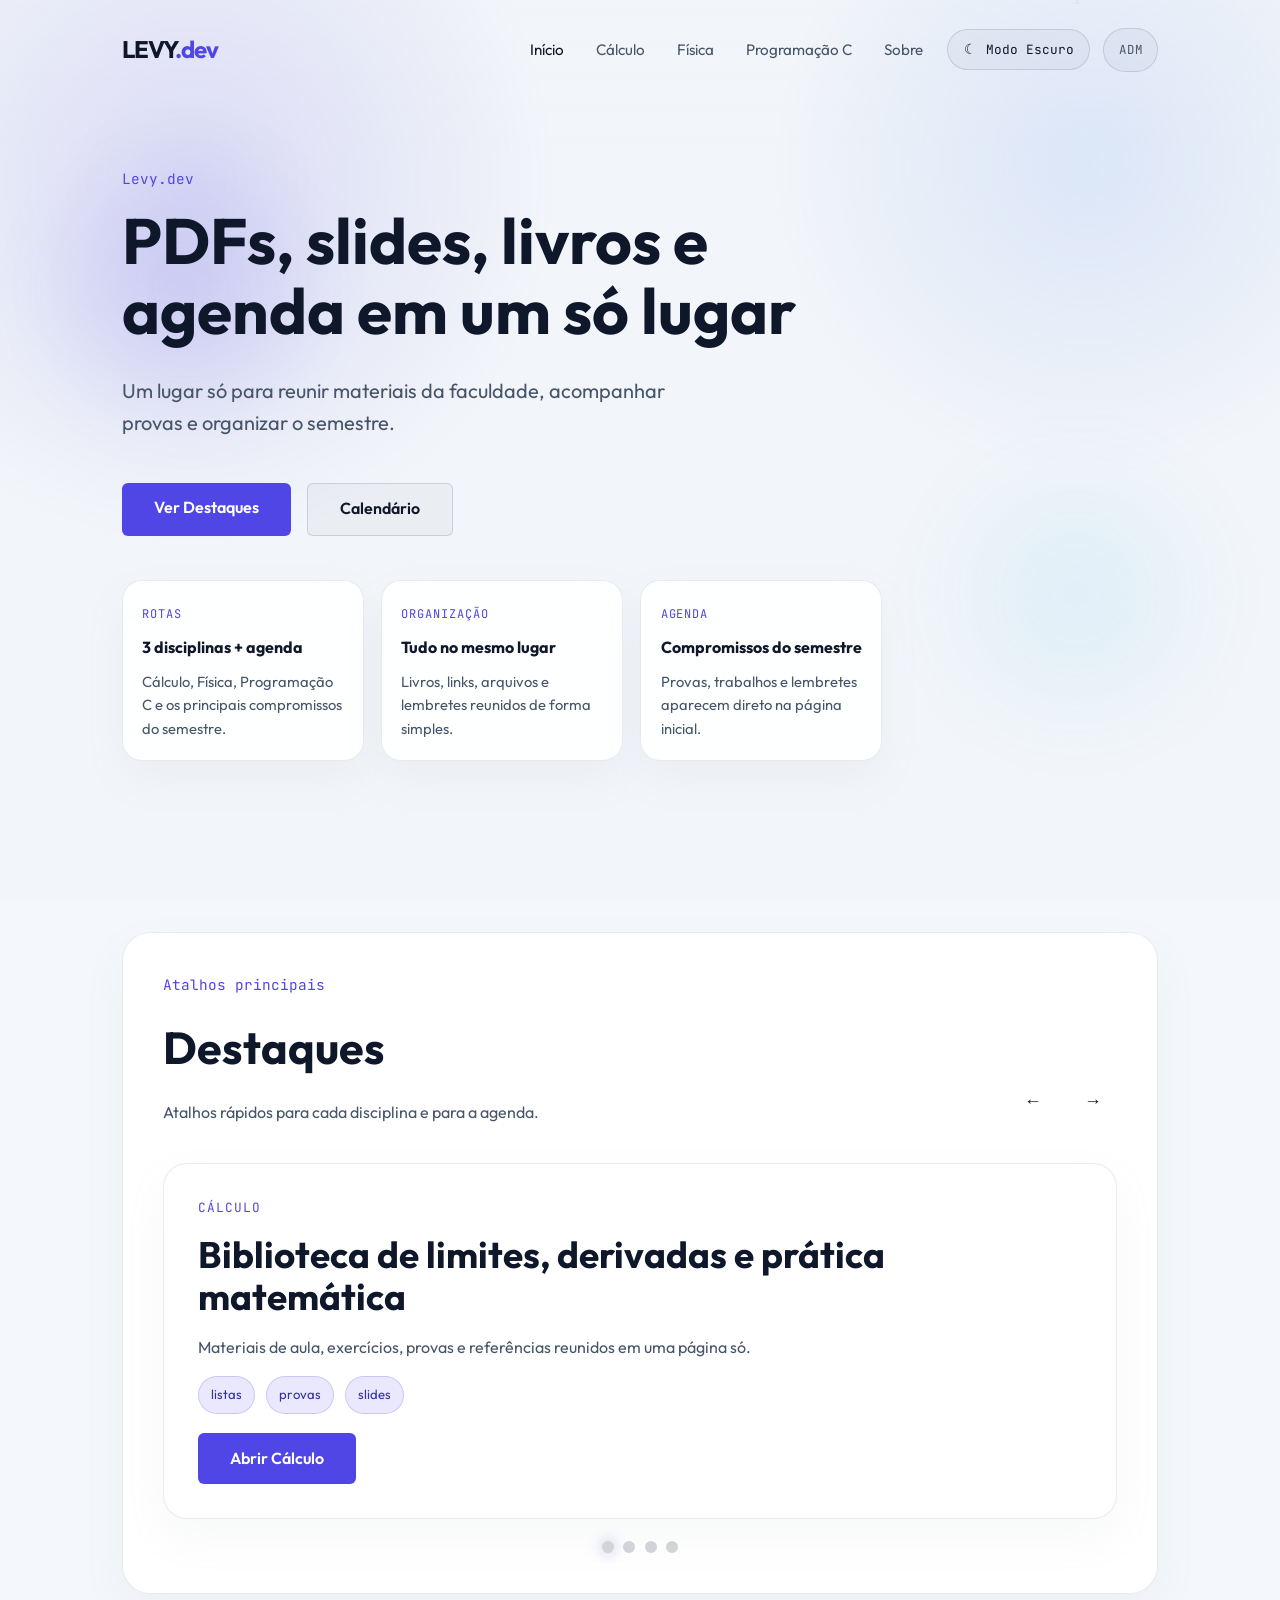
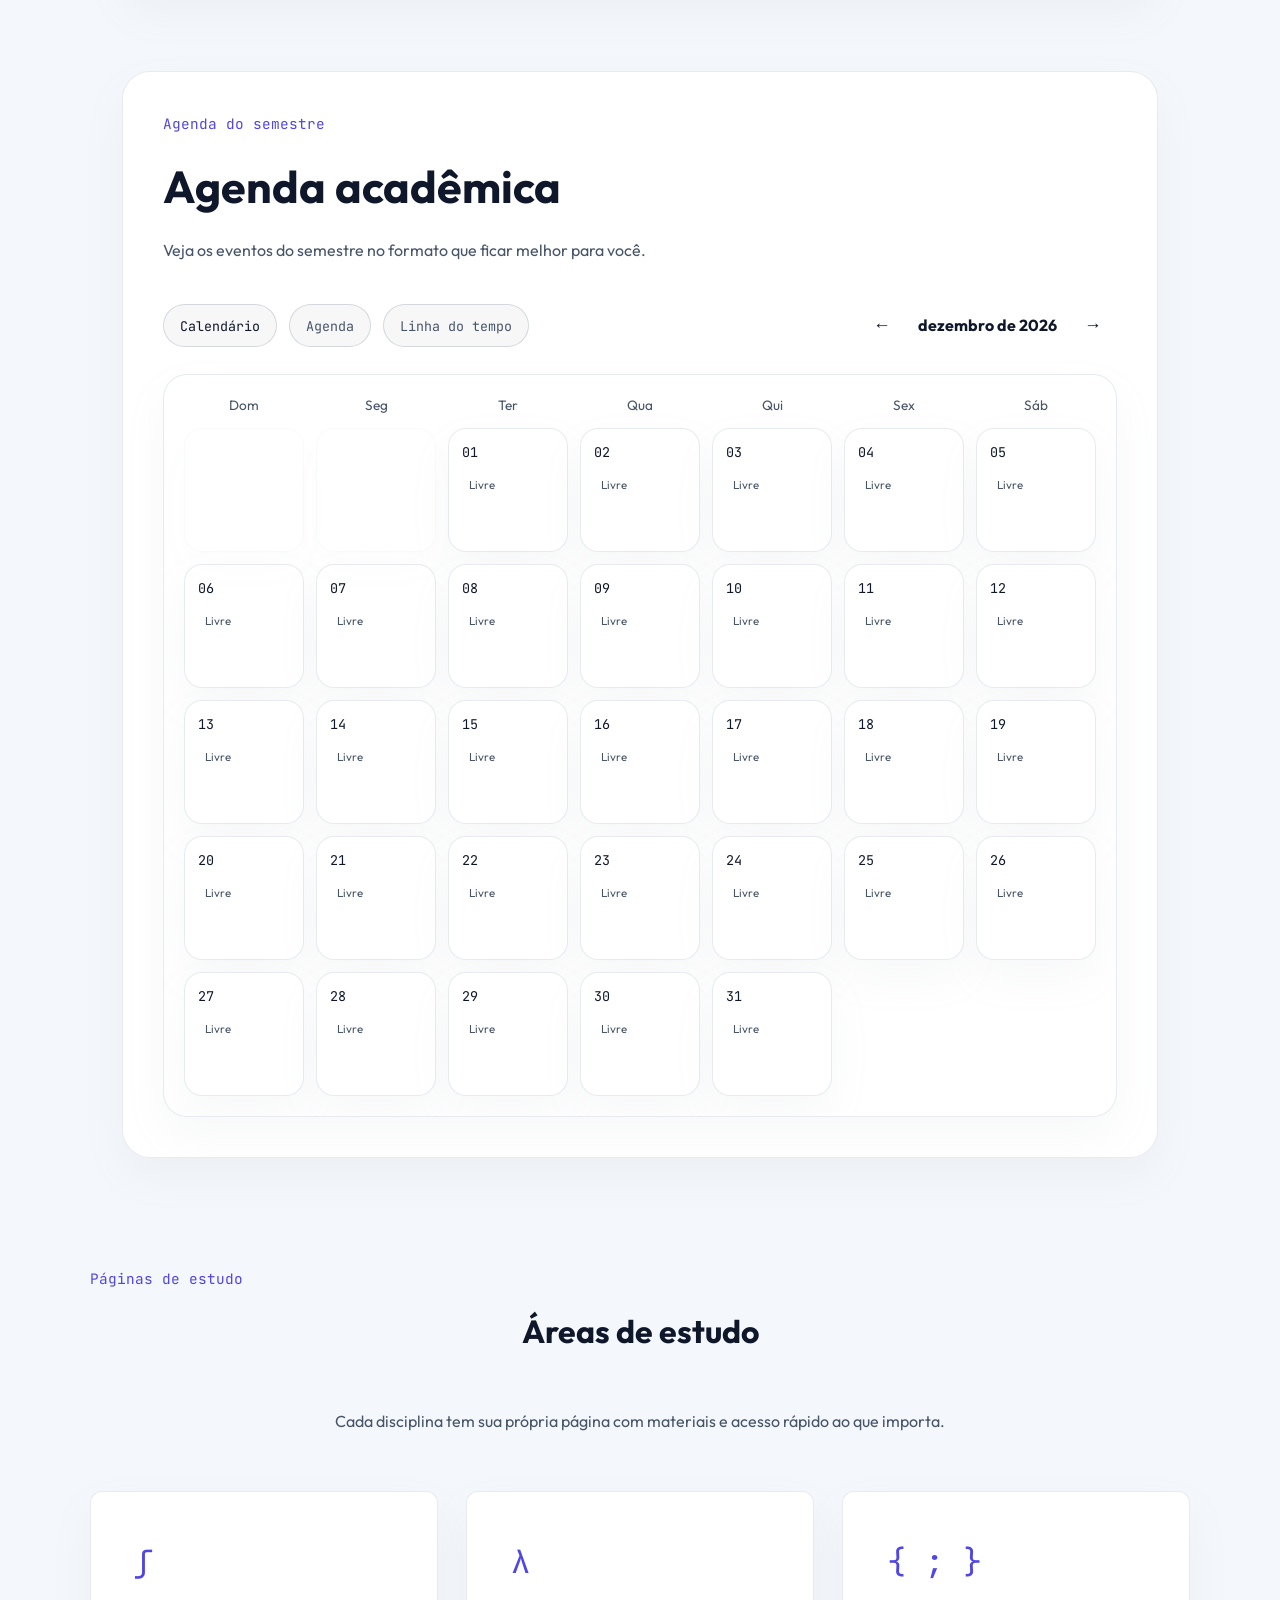
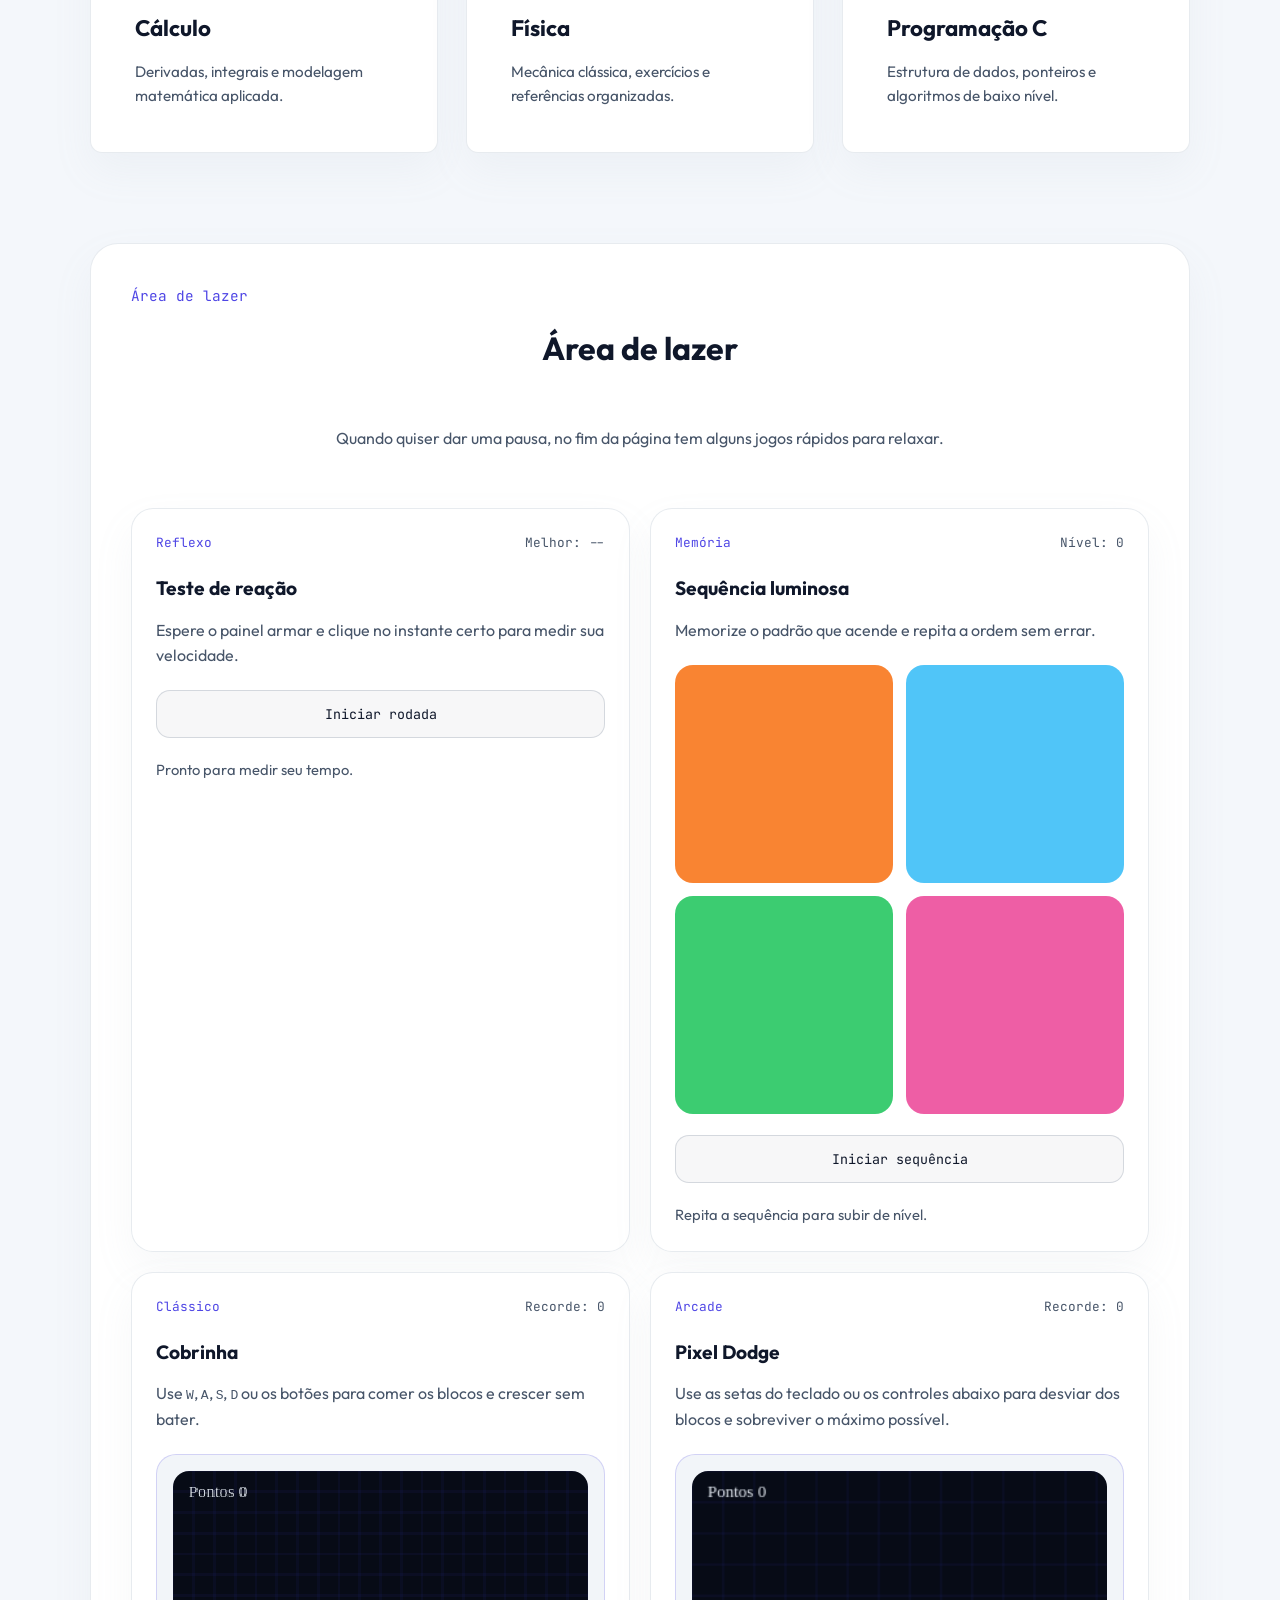
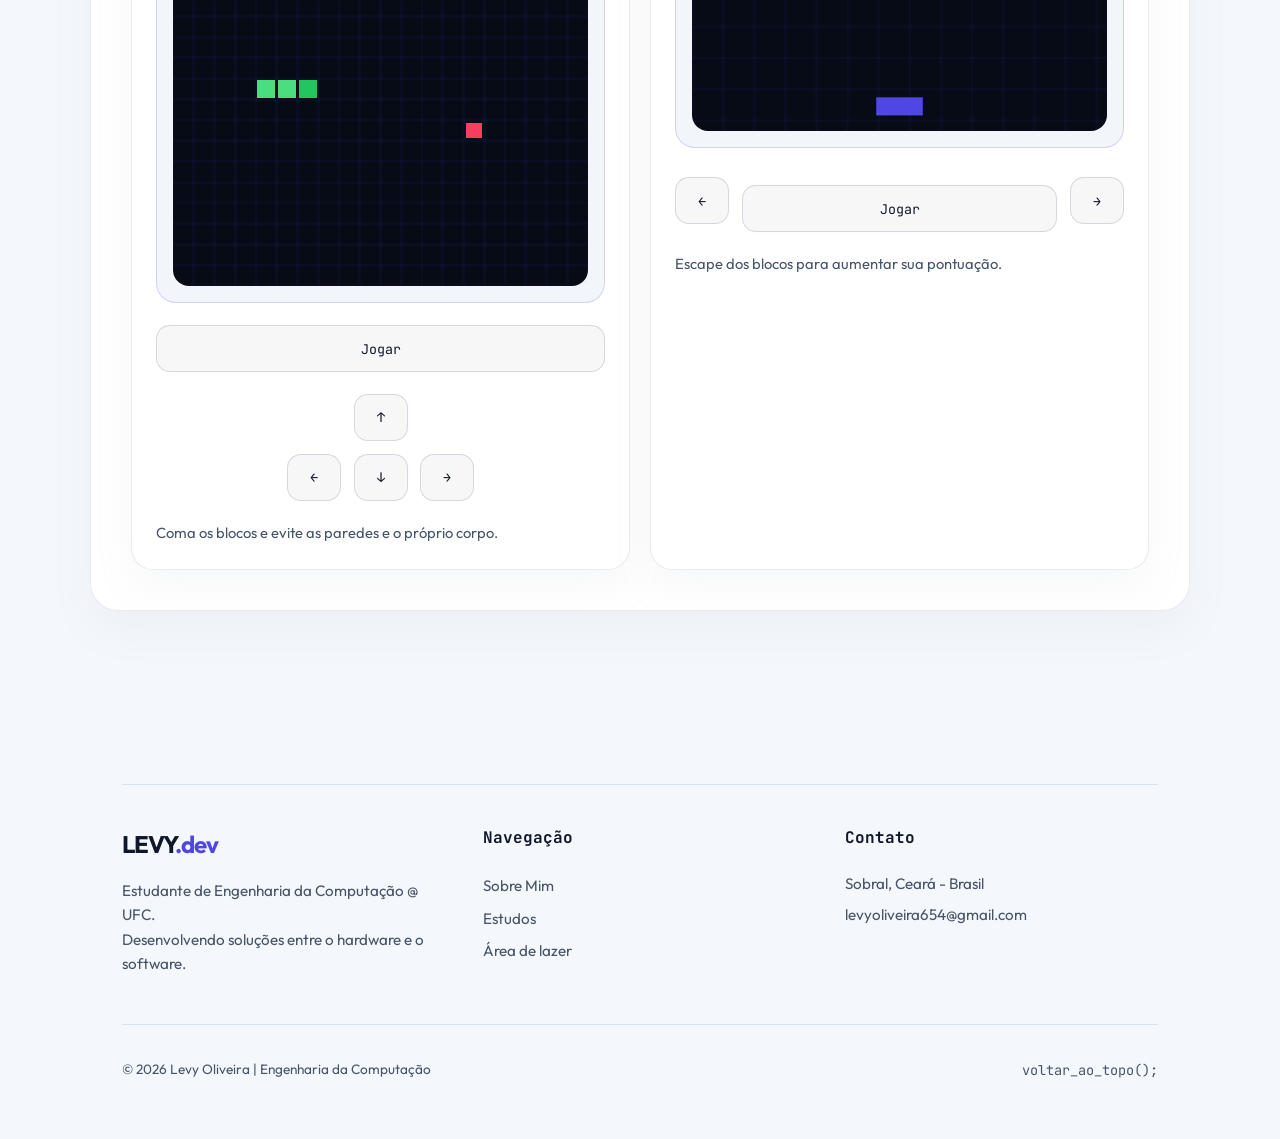
<file: index.html>
<!DOCTYPE html>
<html lang="pt-br">

<head>
    <meta charset="UTF-8">
    <meta name="viewport" content="width=device-width, initial-scale=1.0">
    <title>Levy | Engenharia da Computa&ccedil;&atilde;o</title>
    <link rel="preconnect" href="https://fonts.googleapis.com">
    <link rel="preconnect" href="https://fonts.gstatic.com" crossorigin>
    <link
        href="https://fonts.googleapis.com/css2?family=JetBrains+Mono:wght@400;500&family=Outfit:wght@300;400;600;700&display=swap"
        rel="stylesheet">
    <link rel="stylesheet" href="css/global.css">
</head>

<body class="home-page">
    <canvas id="matrix-bg"></canvas>

    <header id="header">
        <nav class="container">
            <div class="logo">LEVY<span>.dev</span></div>

            <ul class="nav-links" id="nav-menu">
                <li><a href="index.html" class="active">In&iacute;cio</a></li>
                <li><a href="paginas/calculo.html">C&aacute;lculo</a></li>
                <li><a href="paginas/fisica.html">F&iacute;sica</a></li>
                <li><a href="paginas/programacao-c.html">Programa&ccedil;&atilde;o C</a></li>
                <li><a href="paginas/sobre.html">Sobre</a></li>
            </ul>

            <div class="nav-actions">
                <button class="theme-toggle" type="button" data-theme-toggle aria-label="Alternar tema">
                    <span class="theme-toggle-icon">&#9728;</span>
                    <span class="theme-toggle-text">Modo Claro</span>
                </button>

                <button class="menu-icon" id="menu-toggle" type="button" aria-controls="nav-menu" aria-expanded="false" aria-label="Abrir menu">
                    <div class="bar"></div>
                    <div class="bar"></div>
                    <div class="bar"></div>
                </button>
            </div>
        </nav>
    </header>

    <main>
        <section class="hero container">
            <div class="hero-ambient hero-ambient-left"></div>
            <div class="hero-ambient hero-ambient-right"></div>
            <div class="hero-grid-glow"></div>

            <div class="hero-content">
                <p class="mono-text">Levy.dev</p>
                <h1 class="glitch-text">PDFs, slides, livros e agenda em um s&oacute; lugar</h1>
                <p class="subtitle">Um lugar s&oacute; para reunir materiais da faculdade, acompanhar provas e organizar o semestre.</p>

                <div class="hero-btns">
                    <a href="#destaques" class="btn btn-primary">Ver Destaques</a>
                    <a href="#agenda" class="btn btn-secondary">Calend&aacute;rio</a>
                </div>

                <div class="hero-status-grid reveal-home">
                    <article class="hero-status-card">
                        <span class="status-label">Rotas</span>
                        <strong>3 disciplinas + agenda</strong>
                        <p>C&aacute;lculo, F&iacute;sica, Programa&ccedil;&atilde;o C e os principais compromissos do semestre.</p>
                    </article>
                    <article class="hero-status-card">
                        <span class="status-label">Organiza&ccedil;&atilde;o</span>
                        <strong>Tudo no mesmo lugar</strong>
                        <p>Livros, links, arquivos e lembretes reunidos de forma simples.</p>
                    </article>
                    <article class="hero-status-card">
                        <span class="status-label">Agenda</span>
                        <strong>Compromissos do semestre</strong>
                        <p>Provas, trabalhos e lembretes aparecem direto na p&aacute;gina inicial.</p>
                    </article>
                </div>
            </div>
        </section>

        <section id="destaques" class="container showcase-section">
            <div class="showcase-shell reveal-home">
                <div class="showcase-topbar">
                    <div>
                        <p class="mono-text">Atalhos principais</p>
                        <h2 class="section-title-left">Destaques</h2>
                        <p class="section-intro">Atalhos r&aacute;pidos para cada disciplina e para a agenda.</p>
                    </div>

                    <div class="carousel-controls" aria-label="Controles do carrossel">
                        <button class="carousel-btn" id="carousel-prev" type="button" aria-label="Slide anterior">&larr;</button>
                        <button class="carousel-btn" id="carousel-next" type="button" aria-label="Pr&oacute;ximo slide">&rarr;</button>
                    </div>
                </div>

                <div class="showcase-carousel" id="home-carousel">
                    <article class="showcase-slide active" data-slide>
                        <span class="slide-kicker">C&aacute;lculo</span>
                        <h3>Biblioteca de limites, derivadas e pr&aacute;tica matem&aacute;tica</h3>
                        <p>Materiais de aula, exerc&iacute;cios, provas e refer&ecirc;ncias reunidos em uma p&aacute;gina s&oacute;.</p>
                        <div class="slide-tags">
                            <span>listas</span>
                            <span>provas</span>
                            <span>slides</span>
                        </div>
                        <div class="slide-actions">
                            <a href="paginas/calculo.html" class="btn btn-primary">Abrir C&aacute;lculo</a>
                        </div>
                    </article>

                    <article class="showcase-slide" data-slide>
                        <span class="slide-kicker">F&iacute;sica</span>
                        <h3>Materiais enxutos para revisar teoria, exerc&iacute;cios e avalia&ccedil;&otilde;es</h3>
                        <p>Uma p&aacute;gina direta para organizar listas, livros, provas e revis&otilde;es de F&iacute;sica.</p>
                        <div class="slide-tags">
                            <span>mec&acirc;nica</span>
                            <span>listas</span>
                            <span>provas</span>
                        </div>
                        <div class="slide-actions">
                            <a href="paginas/fisica.html" class="btn btn-primary">Abrir F&iacute;sica</a>
                        </div>
                    </article>

                    <article class="showcase-slide" data-slide>
                        <span class="slide-kicker">Programa&ccedil;&atilde;o C</span>
                        <h3>Laborat&oacute;rio de c&oacute;digo com foco em l&oacute;gica e baixo n&iacute;vel</h3>
                        <p>Um espa&ccedil;o para revisar ponteiros, algoritmos, snippets e fundamentos de programa&ccedil;&atilde;o estruturada.</p>
                        <div class="slide-tags">
                            <span>ponteiros</span>
                            <span>snippets</span>
                            <span>algoritmos</span>
                        </div>
                        <div class="slide-actions">
                            <a href="paginas/programacao-c.html" class="btn btn-primary">Abrir Programa&ccedil;&atilde;o</a>
                        </div>
                    </article>

                    <article class="showcase-slide calendar-slide" data-slide>
                        <span class="slide-kicker">Calend&aacute;rio</span>
                        <h3>Pr&oacute;ximos eventos acad&ecirc;micos em destaque</h3>
                        <p>Os pr&oacute;ximos eventos aparecem aqui para facilitar a rotina do semestre.</p>
                        <div class="calendar-slide-list" id="calendar-highlight-list"></div>
                        <div class="slide-actions">
                            <a href="#agenda" class="btn btn-primary">Ver Agenda</a>
                        </div>
                    </article>
                </div>

                <div class="carousel-dots" aria-label="Navega&ccedil;&atilde;o dos slides">
                    <button class="carousel-dot active" type="button" aria-label="Ir para slide 1"></button>
                    <button class="carousel-dot" type="button" aria-label="Ir para slide 2"></button>
                    <button class="carousel-dot" type="button" aria-label="Ir para slide 3"></button>
                    <button class="carousel-dot" type="button" aria-label="Ir para slide 4"></button>
                </div>
            </div>
        </section>

        <section id="agenda" class="container agenda-section">
            <div class="agenda-shell reveal-home" data-view="calendar">
                <div class="showcase-topbar">
                    <div>
                        <p class="mono-text">Agenda do semestre</p>
                        <h2 class="section-title-left">Agenda acad&ecirc;mica</h2>
                        <p class="section-intro">Veja os eventos do semestre no formato que ficar melhor para voc&ecirc;.</p>
                    </div>
                </div>

                <div class="agenda-toolbar">
                    <div class="agenda-view-tabs" role="tablist" aria-label="Visualiza&ccedil;&otilde;es da agenda">
                        <button class="agenda-view-btn active" type="button" data-agenda-view="calendar">Calend&aacute;rio</button>
                        <button class="agenda-view-btn" type="button" data-agenda-view="agenda">Agenda</button>
                        <button class="agenda-view-btn" type="button" data-agenda-view="timeline">Linha do tempo</button>
                    </div>

                    <div class="agenda-month-nav" id="agenda-month-nav">
                        <button class="carousel-btn" id="agenda-prev-month" type="button" aria-label="M&ecirc;s anterior">&larr;</button>
                        <strong id="agenda-current-month"></strong>
                        <button class="carousel-btn" id="agenda-next-month" type="button" aria-label="Pr&oacute;ximo m&ecirc;s">&rarr;</button>
                    </div>
                </div>

                <div class="agenda-view-panel active" data-agenda-panel="calendar">
                    <div class="agenda-calendar-shell">
                        <div class="agenda-weekdays">
                            <span>Dom</span>
                            <span>Seg</span>
                            <span>Ter</span>
                            <span>Qua</span>
                            <span>Qui</span>
                            <span>Sex</span>
                            <span>S&aacute;b</span>
                        </div>
                        <div class="agenda-calendar-grid" id="agenda-calendar-grid"></div>
                    </div>
                </div>

                <div class="agenda-view-panel" data-agenda-panel="agenda">
                    <div class="agenda-list" id="agenda-upcoming"></div>
                </div>

                <div class="agenda-view-panel" data-agenda-panel="timeline">
                    <div class="agenda-timeline" id="agenda-timeline"></div>
                </div>
            </div>
        </section>

        <section id="estudos" class="container">
            <div class="section-heading reveal-home">
                <p class="mono-text">P&aacute;ginas de estudo</p>
                <h2 class="section-title">&Aacute;reas de estudo</h2>
                <p class="section-intro section-intro-centered">Cada disciplina tem sua pr&oacute;pria p&aacute;gina com materiais e acesso r&aacute;pido ao que importa.</p>
            </div>

            <div class="grid-cards">
                <a href="paginas/calculo.html" class="card">
                    <div class="card-icon">&int;</div>
                    <h3>C&aacute;lculo</h3>
                    <p>Derivadas, integrais e modelagem matem&aacute;tica aplicada.</p>
                </a>

                <a href="paginas/fisica.html" class="card">
                    <div class="card-icon">&lambda;</div>
                    <h3>F&iacute;sica</h3>
                    <p>Mec&acirc;nica cl&aacute;ssica, exerc&iacute;cios e refer&ecirc;ncias organizadas.</p>
                </a>

                <a href="paginas/programacao-c.html" class="card">
                    <div class="card-icon">{ ; }</div>
                    <h3>Programa&ccedil;&atilde;o C</h3>
                    <p>Estrutura de dados, ponteiros e algoritmos de baixo n&iacute;vel.</p>
                </a>
            </div>
        </section>

        <section id="arcade" class="container arcade-section">
            <div class="arcade-shell reveal-home">
                <div class="section-heading arcade-heading">
                    <p class="mono-text">&Aacute;rea de lazer</p>
                    <h2 class="section-title">&Aacute;rea de lazer</h2>
                    <p class="section-intro section-intro-centered">Quando quiser dar uma pausa, no fim da p&aacute;gina tem alguns jogos r&aacute;pidos para relaxar.</p>
                </div>

                <div class="arcade-grid">
                    <article class="arcade-card">
                        <div class="arcade-card-head">
                            <span class="arcade-label">Reflexo</span>
                            <span class="arcade-score" id="reaction-best">Melhor: --</span>
                        </div>
                        <h3>Teste de rea&ccedil;&atilde;o</h3>
                        <p>Espere o painel armar e clique no instante certo para medir sua velocidade.</p>
                        <button class="arcade-action" id="reaction-start" type="button">Iniciar rodada</button>
                        <p class="arcade-status" id="reaction-status">Pronto para medir seu tempo.</p>
                    </article>

                    <article class="arcade-card">
                        <div class="arcade-card-head">
                            <span class="arcade-label">Mem&oacute;ria</span>
                            <span class="arcade-score" id="memory-best">N&iacute;vel: 0</span>
                        </div>
                        <h3>Sequ&ecirc;ncia luminosa</h3>
                        <p>Memorize o padr&atilde;o que acende e repita a ordem sem errar.</p>
                        <div class="memory-grid-wrap">
                            <div class="memory-grid">
                                <button class="memory-pad" type="button" data-memory-pad="0" aria-label="Pad laranja"></button>
                                <button class="memory-pad" type="button" data-memory-pad="1" aria-label="Pad azul"></button>
                                <button class="memory-pad" type="button" data-memory-pad="2" aria-label="Pad verde"></button>
                                <button class="memory-pad" type="button" data-memory-pad="3" aria-label="Pad rosa"></button>
                            </div>
                            <div class="arcade-overlay" id="memory-game-over" hidden>
                                <strong>Fim de jogo</strong>
                                <span id="memory-game-over-level">Voc&ecirc; pode iniciar outra rodada quando quiser.</span>
                                <button class="arcade-action" id="memory-restart" type="button">Jogar de novo</button>
                            </div>
                        </div>
                        <button class="arcade-action" id="memory-start" type="button">Iniciar sequ&ecirc;ncia</button>
                        <p class="arcade-status" id="memory-status">Repita a sequ&ecirc;ncia para subir de n&iacute;vel.</p>
                    </article>

                    <article class="arcade-card">
                        <div class="arcade-card-head">
                            <span class="arcade-label">Cl&aacute;ssico</span>
                            <span class="arcade-score" id="snake-best">Recorde: 0</span>
                        </div>
                        <h3>Cobrinha</h3>
                        <p>Use <code>W</code>, <code>A</code>, <code>S</code>, <code>D</code> ou os bot&otilde;es para comer os blocos e crescer sem bater.</p>
                        <div class="arcade-dodge-wrap">
                            <canvas id="snake-canvas" width="320" height="320" aria-label="Jogo da cobrinha"></canvas>
                        </div>
                        <button class="arcade-action" id="snake-start" type="button">Jogar</button>
                        <div class="arcade-controls snake-controls">
                            <button class="arcade-control" type="button" data-snake-dir="up">&uarr;</button>
                            <button class="arcade-control" type="button" data-snake-dir="left">&larr;</button>
                            <button class="arcade-control" type="button" data-snake-dir="down">&darr;</button>
                            <button class="arcade-control" type="button" data-snake-dir="right">&rarr;</button>
                        </div>
                        <p class="arcade-status" id="snake-status">Coma os blocos e evite as paredes e o pr&oacute;prio corpo.</p>
                    </article>

                    <article class="arcade-card">
                        <div class="arcade-card-head">
                            <span class="arcade-label">Arcade</span>
                            <span class="arcade-score" id="dodge-best">Recorde: 0</span>
                        </div>
                        <h3>Pixel Dodge</h3>
                        <p>Use as setas do teclado ou os controles abaixo para desviar dos blocos e sobreviver o m&aacute;ximo poss&iacute;vel.</p>
                        <div class="arcade-dodge-wrap">
                            <canvas id="dodge-canvas" width="320" height="200" aria-label="Jogo de desvio"></canvas>
                            <div class="arcade-overlay" id="dodge-game-over" hidden>
                                <strong>Fim de jogo</strong>
                                <span id="dodge-game-over-text">Aperte Jogar para tentar de novo.</span>
                            </div>
                        </div>
                        <div class="arcade-controls">
                            <button class="arcade-control" type="button" data-dodge-move="left">&larr;</button>
                            <button class="arcade-action" id="dodge-start" type="button">Jogar</button>
                            <button class="arcade-control" type="button" data-dodge-move="right">&rarr;</button>
                        </div>
                        <p class="arcade-status" id="dodge-status">Escape dos blocos para aumentar sua pontua&ccedil;&atilde;o.</p>
                    </article>
                </div>
            </div>
        </section>
    </main>

    <footer>
        <div class="container">
            <div class="divider"></div>
            <div class="footer-grid">
                <div class="footer-brand">
                    <div class="logo footer-logo">LEVY<span>.dev</span></div>
                    <p class="footer-text">Estudante de Engenharia da Computa&ccedil;&atilde;o @ UFC.<br>Desenvolvendo solu&ccedil;&otilde;es entre o hardware e o software.</p>
                </div>

                <div class="footer-nav">
                    <h4>Navega&ccedil;&atilde;o</h4>
                    <ul>
                        <li><a href="paginas/sobre.html">Sobre Mim</a></li>
                        <li><a href="#estudos">Estudos</a></li>
                        <li><a href="#arcade">&Aacute;rea de lazer</a></li>
                    </ul>
                </div>

                <div class="footer-contact">
                    <h4>Contato</h4>
                    <p class="footer-text footer-contact-text">Sobral, Cear&aacute; - Brasil<br>levyoliveira654@gmail.com</p>
                </div>
            </div>

            <div class="footer-bottom">
                <p class="footer-copy">&copy; 2026 Levy Oliveira | Engenharia da Computa&ccedil;&atilde;o</p>
                <div class="social">
                    <a href="#header" class="back-to-top">voltar_ao_topo();</a>
                </div>
            </div>
        </div>
    </footer>

    <script src="js/site-core.js"></script>
    <script src="js/site-data.js"></script>
    <script src="js/main.js"></script>
</body>

</html>
</file>
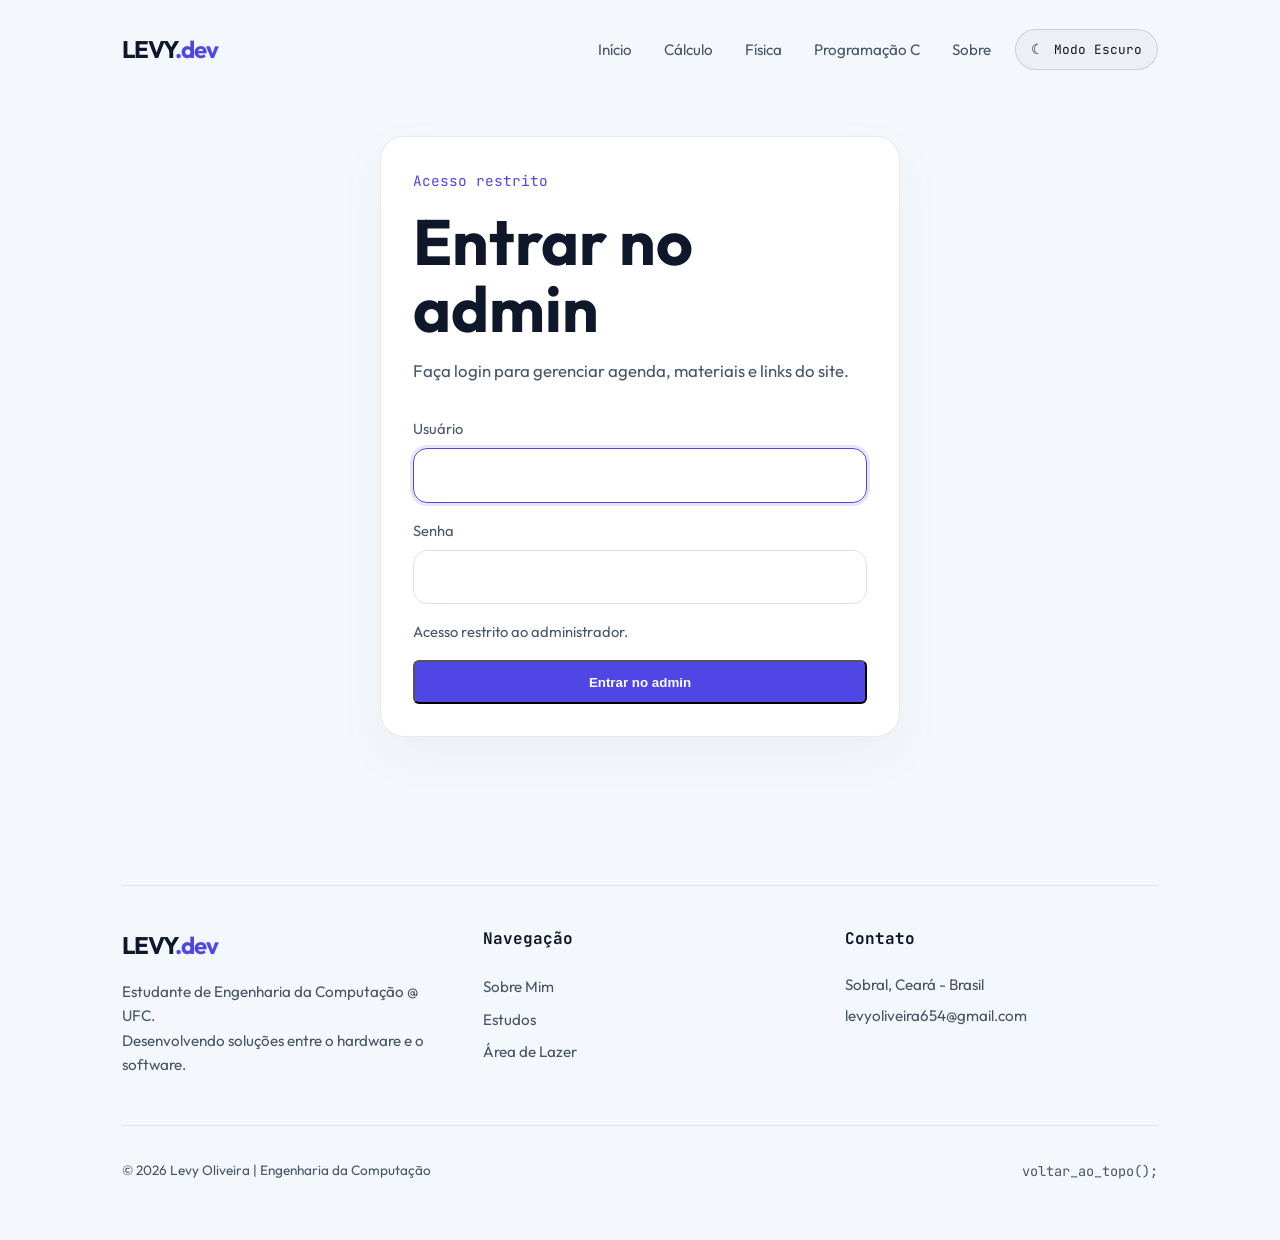
<file: paginas/admin.html>
<!DOCTYPE html>
<html lang="pt-BR">

<head>
    <meta charset="UTF-8">
    <meta name="viewport" content="width=device-width, initial-scale=1.0">
    <title>Admin | Levy.dev</title>
    <link rel="preconnect" href="https://fonts.googleapis.com">
    <link rel="preconnect" href="https://fonts.gstatic.com" crossorigin>
    <link
        href="https://fonts.googleapis.com/css2?family=JetBrains+Mono:wght@400;500&family=Outfit:wght@300;400;600;700&display=swap"
        rel="stylesheet">
    <link rel="stylesheet" href="../css/global.css">
    <link rel="stylesheet" href="../css/admin.css">
</head>

<body class="admin-page">
    <header id="header">
        <nav class="container">
            <div class="logo">LEVY<span>.dev</span></div>

            <ul class="nav-links" id="nav-menu">
                <li><a href="../index.html">Início</a></li>
                <li><a href="calculo.html">Cálculo</a></li>
                <li><a href="fisica.html">Física</a></li>
                <li><a href="programacao-c.html">Programação C</a></li>
                <li><a href="sobre.html">Sobre</a></li>
            </ul>

            <div class="nav-actions">
                <button class="theme-toggle" type="button" data-theme-toggle aria-label="Alternar tema">
                    <span class="theme-toggle-icon">☀</span>
                    <span class="theme-toggle-text">Modo Claro</span>
                </button>

                <button class="admin-session-btn" id="admin-logout" type="button" hidden>Sair</button>

                <button class="menu-icon" id="menu-toggle" type="button" aria-controls="nav-menu" aria-expanded="false" aria-label="Abrir menu">
                    <div class="bar"></div>
                    <div class="bar"></div>
                    <div class="bar"></div>
                </button>
            </div>
        </nav>
    </header>

    <main>
        <section class="container admin-auth-shell" id="admin-auth-shell">
            <div class="admin-login-card">
                <p class="mono-text">Acesso restrito</p>
                <h1 class="admin-title">Entrar no admin</h1>
                <p class="admin-subtitle">Faça login para gerenciar agenda, materiais e links do site.</p>

                <form id="admin-login-form" class="admin-form admin-login-form">
                    <label>
                        <span>Usuário</span>
                        <input type="text" id="admin-login-user" autocomplete="username" required>
                    </label>

                    <label>
                        <span>Senha</span>
                        <input type="password" id="admin-login-password" autocomplete="current-password" required>
                    </label>

                    <p class="admin-login-feedback" id="admin-login-feedback" aria-live="polite"></p>

                    <button class="btn btn-primary" type="submit">Entrar no admin</button>
                </form>
            </div>
        </section>

        <section class="container admin-main" id="admin-main" hidden>
            <section class="admin-hero">
                <p class="mono-text">Área administrativa</p>
                <h1 class="admin-title">Gerenciar conteúdos</h1>
                <p class="admin-subtitle">Cadastre materiais por disciplina, organize provas e trabalhos e publique tudo direto no repositório para o GitHub Pages atualizar para todos.</p>
                <div class="admin-hero-actions">
                    <a href="../index.html#agenda" class="btn btn-primary">Ver agenda pública</a>
                    <a href="../index.html#destaques" class="btn btn-secondary">Voltar aos destaques</a>
                    <span class="admin-security-pill">Acesso restrito</span>
                </div>
            </section>

            <section class="admin-publish-shell">
                <article class="admin-card admin-publish-card">
                    <div class="admin-publish-header">
                        <div>
                            <p class="mono-text">Publicação pronta</p>
                            <h2>Enviar e publicar</h2>
                            <p class="form-helper">Você só precisa preencher os materiais e enviar. A conexão técnica fica escondida aqui.</p>
                        </div>
                        <span class="admin-publish-pill" id="github-repo-display">levyoliv/levy.dev</span>
                    </div>

                    <form id="github-config-form" class="admin-form">
                        <input type="hidden" id="github-owner" value="levyoliv">
                        <input type="hidden" id="github-repo" value="levy.dev">

                        <details class="admin-advanced-settings" id="github-advanced-settings">
                            <summary>Configuração avançada de publicação</summary>

                            <div class="form-columns">
                                <label>
                                    <span>Branch publicada</span>
                                    <input type="text" id="github-branch" value="main" placeholder="main" required>
                                </label>

                                <label>
                                    <span>Token de publicação</span>
                                    <input type="password" id="github-token" placeholder="github_pat_..." autocomplete="off">
                                </label>
                            </div>

                            <p class="form-helper">Use um token fino com permissão de <code>Contents: Read and write</code>. Ele fica salvo só nesta sessão.</p>
                        </details>

                        <div class="form-actions">
                            <button class="btn btn-primary" type="submit">Conectar publicação</button>
                            <button class="btn btn-secondary" type="button" id="github-clear-token">Limpar token</button>
                        </div>

                        <p class="form-helper" id="github-config-status" aria-live="polite">Conecte a publicação uma vez e depois é só enviar os arquivos.</p>
                    </form>
                </article>
            </section>

            <section class="admin-tabs-shell">
                <div class="admin-tabs" role="tablist" aria-label="Seções do painel">
                    <button class="admin-tab active" type="button" data-admin-tab="calculo">Cálculo</button>
                    <button class="admin-tab" type="button" data-admin-tab="fisica">Física</button>
                    <button class="admin-tab" type="button" data-admin-tab="programacao">Programação C</button>
                    <button class="admin-tab" type="button" data-admin-tab="calendar">Calendário</button>
                </div>

                <div class="admin-panel active" id="materials-admin">
                    <div class="admin-grid">
                        <section class="admin-card">
                            <div class="admin-card-header">
                                <div>
                                    <p class="mono-text" id="subject-form-prefix">Materiais da disciplina</p>
                                    <h2 id="subject-form-title">Gerenciar materiais</h2>
                                </div>
                            </div>

                            <form id="material-form" class="admin-form">
                                <input type="hidden" id="material-id">

                                <label>
                                    <span>Título</span>
                                    <input type="text" id="material-title" required>
                                </label>

                                <label>
                                    <span>Categoria</span>
                                    <select id="material-category" required>
                                        <option value="slides">Slides</option>
                                        <option value="exercicios">Exercícios</option>
                                        <option value="provas">Provas</option>
                                        <option value="meus-slides">Meus Slides</option>
                                        <option value="livros">Livros</option>
                                        <option value="youtube">YouTube</option>
                                    </select>
                                </label>

                                <label>
                                    <span>Descrição</span>
                                    <textarea id="material-description" rows="4" required></textarea>
                                </label>

                                <div class="form-columns form-columns-stack-mobile">
                                    <label>
                                        <span>Arquivo para publicar</span>
                                        <input type="file" id="material-file" accept=".pdf,.ppt,.pptx,.doc,.docx,.xls,.xlsx,.zip,.rar,.7z,.txt,.png,.jpg,.jpeg,.webp">
                                    </label>

                                    <label>
                                        <span>Link público (opcional)</span>
                                        <input type="text" id="material-href" placeholder="https://...">
                                    </label>
                                </div>

                                <div class="file-field-meta">
                                    <p class="form-helper" id="material-file-status">Envie um arquivo para publicar no repositório ou use um link público externo. Limite do admin: 100 MB por arquivo.</p>
                                </div>

                                <p class="form-helper">Se você selecionar um arquivo, ele será enviado para a pasta <code>uploads/</code> do repositório e ficará acessível para todo mundo no site.</p>
                                <p class="form-helper">Para manter compatibilidade com o GitHub, este admin aceita até <code>100 MB</code> por arquivo. Acima disso, publique o material em um serviço externo e informe o link público em <code>https://...</code>.</p>

                                <div class="admin-divider"></div>

                                <div class="form-columns form-columns-stack-mobile">
                                    <label>
                                        <span>Imagem de capa (opcional)</span>
                                        <input type="file" id="material-image-file" accept=".png,.jpg,.jpeg,.webp,.gif,.svg">
                                    </label>

                                    <label>
                                        <span>Link da imagem (opcional)</span>
                                        <input type="text" id="material-image-href" placeholder="https://...">
                                    </label>
                                </div>

                                <label>
                                    <span>Texto alternativo da imagem</span>
                                    <input type="text" id="material-image-alt" placeholder="Ex.: Capa do livro Stewart Volume 1">
                                </label>

                                <div class="file-field-meta">
                                    <p class="form-helper" id="material-image-status">Opcional: envie uma imagem de capa ou use um link de imagem para exibir o material com miniatura padronizada.</p>
                                    <label class="admin-inline-toggle">
                                        <input type="checkbox" id="material-image-remove">
                                        <span>Remover imagem atual ao salvar</span>
                                    </label>
                                </div>

                                <p class="form-helper">As imagens aparecem com o mesmo recorte e tamanho em todas as páginas para manter o site padronizado em celular, tablet e desktop.</p>

                                <label>
                                    <span>Texto do botão</span>
                                    <input type="text" id="material-action-label" placeholder="Abrir">
                                </label>

                                <div class="form-actions">
                                    <button class="btn btn-primary" type="submit">Salvar material</button>
                                    <button class="btn btn-secondary" type="button" id="material-cancel">Cancelar edição</button>
                                </div>
                            </form>
                        </section>

                        <section class="admin-card">
                            <div class="admin-card-header">
                                <div>
                                    <p class="mono-text">Lista atual</p>
                                    <h2>Itens cadastrados</h2>
                                </div>
                            </div>
                            <div id="material-list" class="admin-list"></div>
                        </section>
                    </div>
                </div>

                <div class="admin-panel" id="calendar-admin">
                    <div class="admin-grid admin-grid-calendar">
                        <section class="admin-card">
                            <div class="admin-card-header">
                                <div>
                                    <p class="mono-text">Adicionar compromisso</p>
                                    <h2>Adicionar evento</h2>
                                </div>
                            </div>

                            <form id="calendar-form" class="admin-form">
                                <input type="hidden" id="calendar-id">

                                <label>
                                    <span>Título</span>
                                    <input type="text" id="calendar-title" required>
                                </label>

                                <div class="form-columns">
                                    <label>
                                        <span>Tipo</span>
                                        <select id="calendar-type" required>
                                            <option value="prova">Prova</option>
                                            <option value="trabalho">Trabalho</option>
                                            <option value="lista">Lista</option>
                                            <option value="aula">Aula</option>
                                            <option value="lembrete">Lembrete</option>
                                        </select>
                                    </label>

                                    <label>
                                        <span>Área</span>
                                        <select id="calendar-subject" required>
                                            <option value="calculo">Cálculo</option>
                                            <option value="fisica">Física</option>
                                            <option value="programacao">Programação C</option>
                                            <option value="geral">Geral</option>
                                        </select>
                                    </label>
                                </div>

                                <div class="form-columns">
                                    <label>
                                        <span>Data</span>
                                        <input type="date" id="calendar-date" required>
                                    </label>

                                    <label>
                                        <span>Hora</span>
                                        <input type="time" id="calendar-time">
                                    </label>
                                </div>

                                <label>
                                    <span>Descrição</span>
                                    <textarea id="calendar-description" rows="4"></textarea>
                                </label>

                                <div class="form-actions">
                                    <button class="btn btn-primary" type="submit">Salvar evento</button>
                                    <button class="btn btn-secondary" type="button" id="calendar-cancel">Cancelar edição</button>
                                </div>
                            </form>
                        </section>

                        <section class="admin-card admin-card-calendar">
                            <div class="admin-card-header admin-card-header-split">
                                <div>
                                    <p class="mono-text">Calendário do mês</p>
                                    <h2>Calendário visual</h2>
                                </div>
                                <div class="calendar-nav">
                                    <button class="calendar-nav-btn" type="button" id="calendar-prev-month">←</button>
                                    <strong id="calendar-current-month"></strong>
                                    <button class="calendar-nav-btn" type="button" id="calendar-next-month">→</button>
                                </div>
                            </div>

                            <div class="calendar-shell-scroll">
                                <div class="calendar-weekdays">
                                    <span>Dom</span>
                                    <span>Seg</span>
                                    <span>Ter</span>
                                    <span>Qua</span>
                                    <span>Qui</span>
                                    <span>Sex</span>
                                    <span>Sáb</span>
                                </div>
                                <div id="calendar-grid" class="calendar-grid"></div>
                            </div>
                        </section>
                    </div>

                    <section class="admin-card admin-card-full">
                        <div class="admin-card-header">
                            <div>
                                <p class="mono-text">Próximos compromissos</p>
                                <h2>Eventos cadastrados</h2>
                            </div>
                        </div>
                        <div id="calendar-event-list" class="admin-list"></div>
                    </section>
                </div>
            </section>
        </section>
    </main>

    <footer>
        <div class="container">
            <div class="divider"></div>
            <div class="footer-grid">
                <div class="footer-brand">
                    <div class="logo footer-logo">LEVY<span>.dev</span></div>
                    <p class="footer-text">Estudante de Engenharia da Computação @ UFC.<br>Desenvolvendo soluções entre o hardware e o software.</p>
                </div>

                <div class="footer-nav">
                    <h4>Navegação</h4>
                    <ul>
                        <li><a href="sobre.html">Sobre Mim</a></li>
                        <li><a href="../index.html#estudos">Estudos</a></li>
                        <li><a href="../index.html#arcade">Área de Lazer</a></li>
                    </ul>
                </div>

                <div class="footer-contact">
                    <h4>Contato</h4>
                    <p class="footer-text footer-contact-text">Sobral, Ceará - Brasil<br>levyoliveira654@gmail.com</p>
                </div>
            </div>

            <div class="footer-bottom">
                <p class="footer-copy">&copy; 2026 Levy Oliveira | Engenharia da Computação</p>
                <div class="social">
                    <a href="#header" class="back-to-top">voltar_ao_topo();</a>
                </div>
            </div>
        </div>
    </footer>

    <script src="../js/site-core.js"></script>
    <script src="../js/site-data.js"></script>
    <script src="../js/github-publisher.js"></script>
    <script src="../js/admin.js"></script>
</body>

</html>
</file>
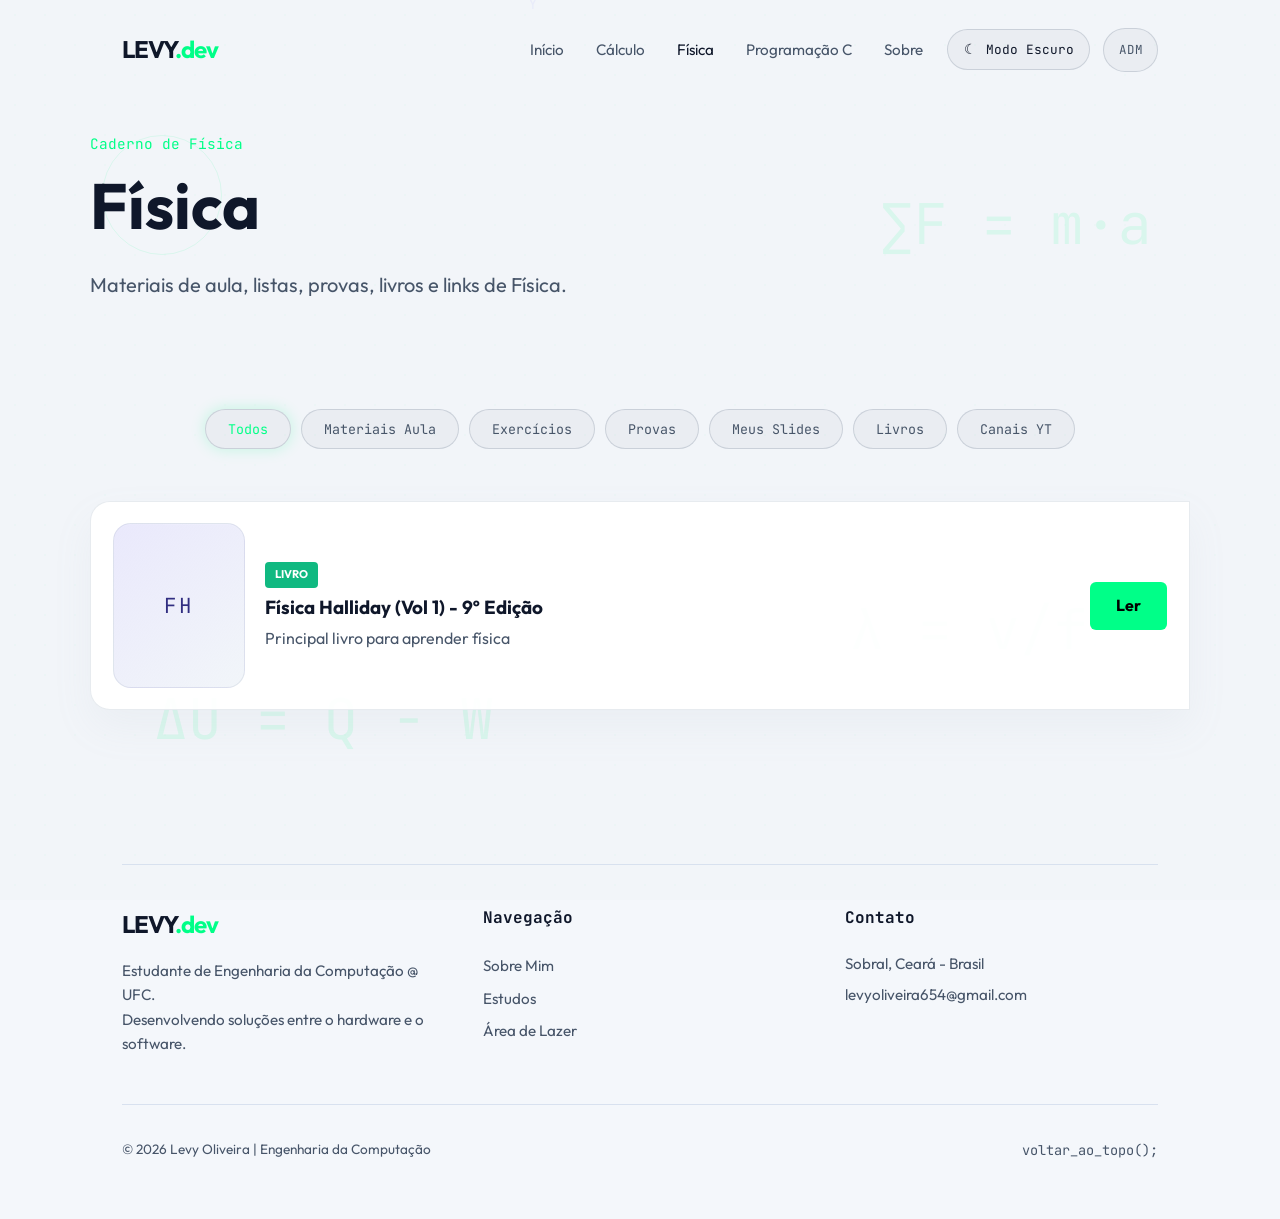
<file: paginas/fisica.html>
<!DOCTYPE html>
<html lang="pt-br">

<head>
    <meta charset="UTF-8">
    <meta name="viewport" content="width=device-width, initial-scale=1.0">
    <title>Física | Levy.dev</title>
    <link rel="preconnect" href="https://fonts.googleapis.com">
    <link rel="preconnect" href="https://fonts.gstatic.com" crossorigin>
    <link
        href="https://fonts.googleapis.com/css2?family=JetBrains+Mono:wght@400;500&family=Outfit:wght@300;400;600;700&display=swap"
        rel="stylesheet">
    <link rel="stylesheet" href="../css/global.css">
    <link rel="stylesheet" href="../css/fisica.css">
</head>

<body data-subject="fisica">
    <canvas id="matrix-bg"></canvas>

    <div class="physics-decor-bg">
        <div class="orbit" style="top: 15%; left: 8%; width: 120px; height: 120px;"></div>
        <span class="phys-symbol" style="top: 20%; right: 10%;">∑F = m·a</span>
        <span class="phys-symbol" style="bottom: 15%; left: 12%;">ΔU = Q - W</span>
        <span class="phys-symbol" style="bottom: 25%; right: 15%;">λ = v/f</span>
    </div>

    <header id="header">
        <nav class="container">
            <div class="logo">LEVY<span>.dev</span></div>

            <ul class="nav-links" id="nav-menu">
                <li><a href="../index.html">Início</a></li>
                <li><a href="calculo.html">Cálculo</a></li>
                <li><a href="fisica.html" class="active">Física</a></li>
                <li><a href="programacao-c.html">Programação C</a></li>
                <li><a href="sobre.html">Sobre</a></li>
            </ul>

            <div class="nav-actions">
                <button class="theme-toggle" type="button" data-theme-toggle aria-label="Alternar tema">
                    <span class="theme-toggle-icon">☀</span>
                    <span class="theme-toggle-text">Modo Claro</span>
                </button>

                <button class="menu-icon" id="menu-toggle" type="button" aria-controls="nav-menu" aria-expanded="false" aria-label="Abrir menu">
                    <div class="bar"></div>
                    <div class="bar"></div>
                    <div class="bar"></div>
                </button>
            </div>
        </nav>
    </header>

    <main>
        <section class="hero-sub container">
            <div class="hero-content">
                <p class="mono-text">Caderno de Física</p>
                <h1 class="glitch-text">Física</h1>
                <p class="subtitle">Materiais de aula, listas, provas, livros e links de Física.</p>
            </div>
        </section>

        <section class="container filter-container">
            <div class="filter-group">
                <button class="filter-btn active" data-filter="all" type="button">Todos</button>
                <button class="filter-btn" data-filter="slides" type="button">Materiais Aula</button>
                <button class="filter-btn" data-filter="exercicios" type="button">Exercícios</button>
                <button class="filter-btn" data-filter="provas" type="button">Provas</button>
                <button class="filter-btn" data-filter="meus-slides" type="button">Meus Slides</button>
                <button class="filter-btn" data-filter="livros" type="button">Livros</button>
                <button class="filter-btn" data-filter="youtube" type="button">Canais YT</button>
            </div>
        </section>

        <section class="container section-padding">
            <div class="physics-grid" id="materials-list"></div>
        </section>
    </main>

    <footer>
        <div class="container">
            <div class="divider"></div>
            <div class="footer-grid">
                <div class="footer-brand">
                    <div class="logo footer-logo">LEVY<span>.dev</span></div>
                    <p class="footer-text">Estudante de Engenharia da Computação @ UFC.<br>Desenvolvendo soluções entre o hardware e o software.</p>
                </div>
                <div class="footer-nav">
                    <h4>Navegação</h4>
                    <ul>
                        <li><a href="sobre.html">Sobre Mim</a></li>
                        <li><a href="../index.html#estudos">Estudos</a></li>
                        <li><a href="../index.html#arcade">Área de Lazer</a></li>
                    </ul>
                </div>
                <div class="footer-contact">
                    <h4>Contato</h4>
                    <p class="footer-text footer-contact-text">Sobral, Ceará - Brasil<br>levyoliveira654@gmail.com</p>
                </div>
            </div>
            <div class="footer-bottom">
                <p class="footer-copy">&copy; 2026 Levy Oliveira | Engenharia da Computação</p>
                <div class="social">
                    <a href="#header" class="back-to-top">voltar_ao_topo();</a>
                </div>
            </div>
        </div>
    </footer>

    <script src="../js/site-core.js"></script>
    <script src="../js/site-data.js"></script>
    <script src="../js/main.js"></script>
    <script src="../js/subject-page.js"></script>
</body>

</html>
</file>
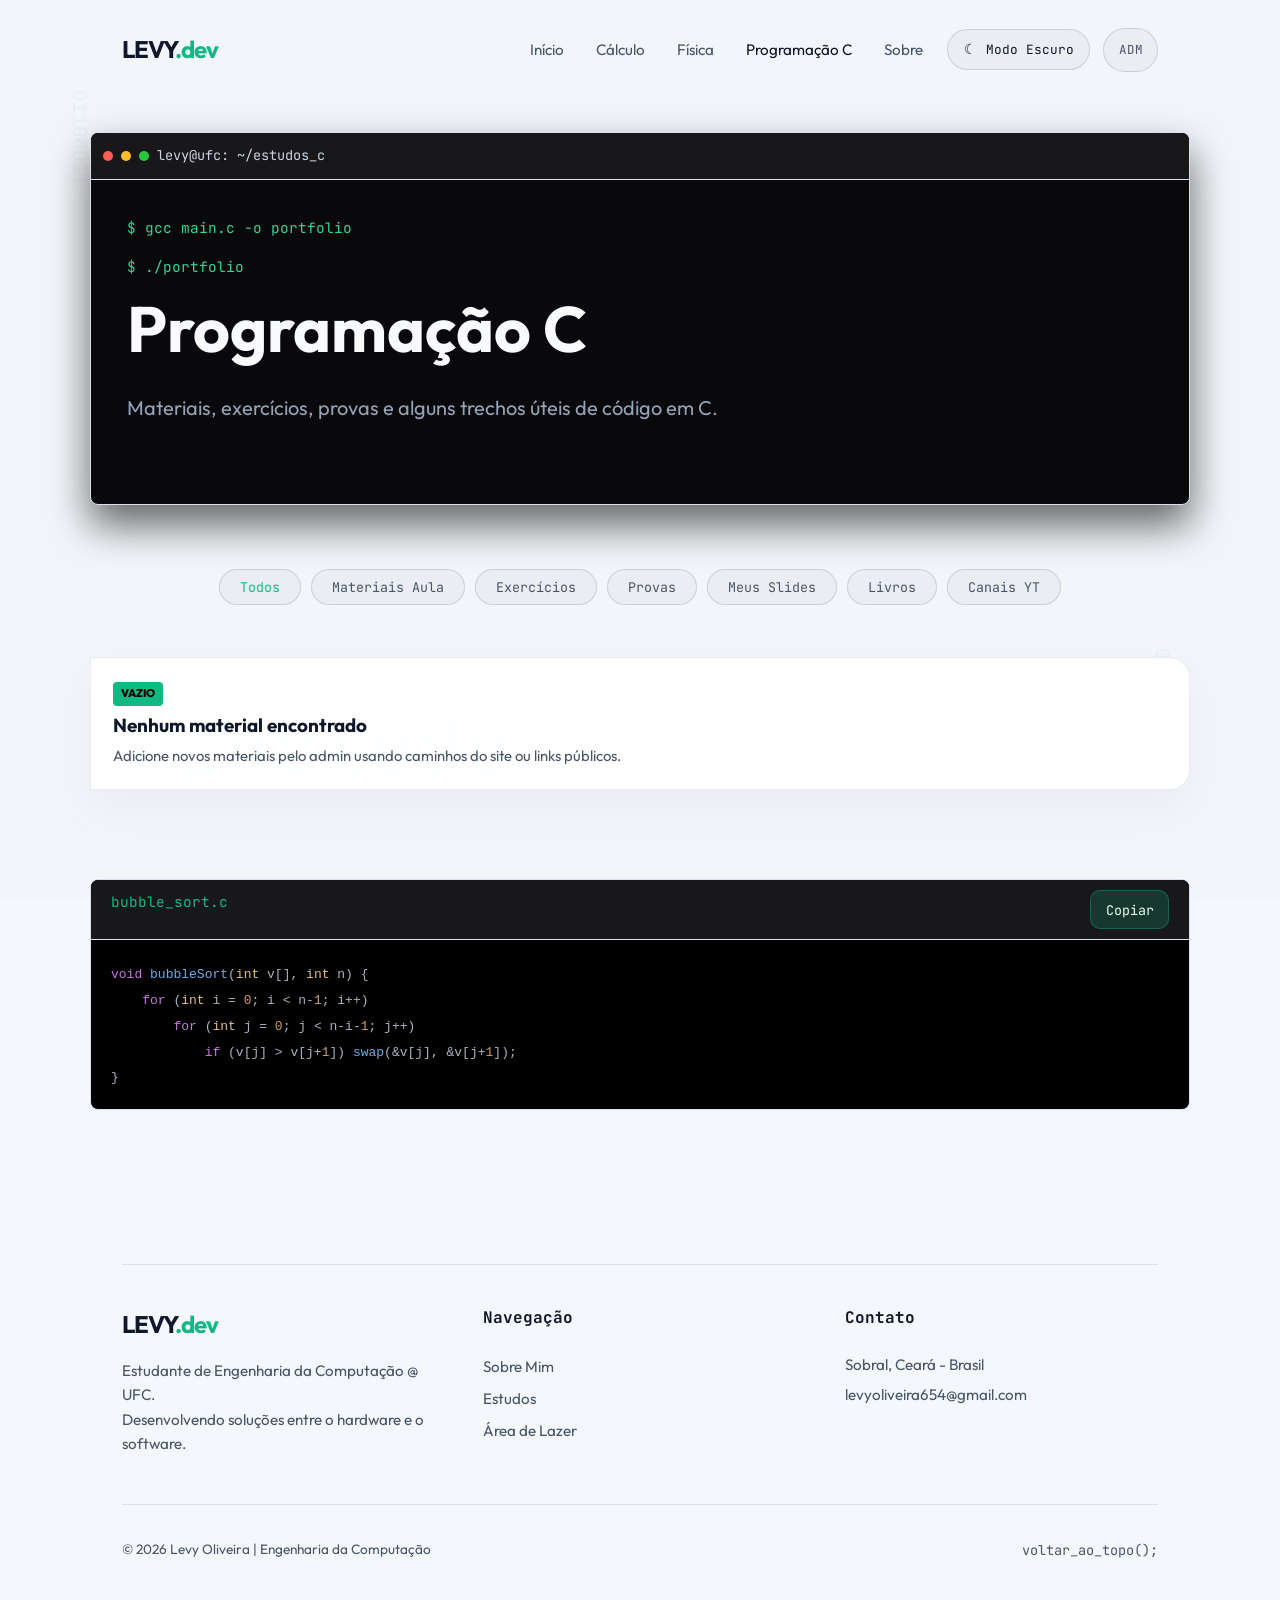
<file: paginas/programacao-c.html>
<!DOCTYPE html>
<html lang="pt-br">

<head>
    <meta charset="UTF-8">
    <meta name="viewport" content="width=device-width, initial-scale=1.0">
    <title>Programação C | Levy.dev</title>
    <link rel="preconnect" href="https://fonts.googleapis.com">
    <link rel="preconnect" href="https://fonts.gstatic.com" crossorigin>
    <link
        href="https://fonts.googleapis.com/css2?family=JetBrains+Mono:wght@400;500&family=Outfit:wght@300;400;600;700&display=swap"
        rel="stylesheet">
    <link rel="stylesheet" href="../css/global.css">
    <link rel="stylesheet" href="../css/programacao.css">
</head>

<body data-subject="programacao">
    <canvas id="matrix-bg"></canvas>

    <div class="c-decor-bg">
        <div class="binary-stream" style="top: 10%; left: 5%;">01100011</div>
        <div class="binary-stream" style="bottom: 20%; right: 8%;">0x7FFE</div>
        <span class="c-symbol" style="top: 25%; right: 12%;">{ ; }</span>
        <span class="c-symbol" style="bottom: 10%; left: 10%;">#include</span>
    </div>

    <header id="header">
        <nav class="container">
            <div class="logo">LEVY<span>.dev</span></div>

            <ul class="nav-links" id="nav-menu">
                <li><a href="../index.html">Início</a></li>
                <li><a href="calculo.html">Cálculo</a></li>
                <li><a href="fisica.html">Física</a></li>
                <li><a href="programacao-c.html" class="active">Programação C</a></li>
                <li><a href="sobre.html">Sobre</a></li>
            </ul>

            <div class="nav-actions">
                <button class="theme-toggle" type="button" data-theme-toggle aria-label="Alternar tema">
                    <span class="theme-toggle-icon">☀</span>
                    <span class="theme-toggle-text">Modo Claro</span>
                </button>

                <button class="menu-icon" id="menu-toggle" type="button" aria-controls="nav-menu" aria-expanded="false" aria-label="Abrir menu">
                    <div class="bar"></div>
                    <div class="bar"></div>
                    <div class="bar"></div>
                </button>
            </div>
        </nav>
    </header>

    <main>
        <section class="hero-sub container">
            <div class="terminal-window">
                <div class="terminal-header">
                    <span class="dot red"></span>
                    <span class="dot yellow"></span>
                    <span class="dot green"></span>
                    <span class="terminal-title">levy@ufc: ~/estudos_c</span>
                </div>
                <div class="terminal-body">
                    <p class="mono-text"><span>$</span> gcc main.c -o portfolio</p>
                    <p class="mono-text"><span>$</span> ./portfolio</p>
                    <h1 class="glitch-text">Programação C</h1>
                    <p class="subtitle">Materiais, exercícios, provas e alguns trechos úteis de código em C.</p>
                </div>
            </div>
        </section>

        <section class="container filter-container">
            <div class="filter-group">
                <button class="filter-btn active" data-filter="all" type="button">Todos</button>
                <button class="filter-btn" data-filter="slides" type="button">Materiais Aula</button>
                <button class="filter-btn" data-filter="exercicios" type="button">Exercícios</button>
                <button class="filter-btn" data-filter="provas" type="button">Provas</button>
                <button class="filter-btn" data-filter="meus-slides" type="button">Meus Slides</button>
                <button class="filter-btn" data-filter="livros" type="button">Livros</button>
                <button class="filter-btn" data-filter="youtube" type="button">Canais YT</button>
            </div>
        </section>

        <section class="container section-padding">
            <div class="c-grid" id="materials-list"></div>
        </section>

        <section class="container section-padding">
            <div class="code-container">
                <div class="code-header">
                    <span class="mono-text">bubble_sort.c</span>
                    <button class="copy-btn" type="button" onclick="copyCode('code1')">Copiar</button>
                </div>
                <pre><code id="code1" class="language-c"><span class="keyword">void</span> <span class="func">bubbleSort</span>(<span class="type">int</span> v[], <span class="type">int</span> n) {
    <span class="keyword">for</span> (<span class="type">int</span> i = <span class="number">0</span>; i &lt; n-<span class="number">1</span>; i++)
        <span class="keyword">for</span> (<span class="type">int</span> j = <span class="number">0</span>; j &lt; n-i-<span class="number">1</span>; j++)
            <span class="keyword">if</span> (v[j] &gt; v[j+<span class="number">1</span>]) <span class="func">swap</span>(&amp;v[j], &amp;v[j+<span class="number">1</span>]);
}</code></pre>
            </div>
        </section>
    </main>

    <footer>
        <div class="container">
            <div class="divider"></div>
            <div class="footer-grid">
                <div class="footer-brand">
                    <div class="logo footer-logo">LEVY<span>.dev</span></div>
                    <p class="footer-text">Estudante de Engenharia da Computação @ UFC.<br>Desenvolvendo soluções entre o hardware e o software.</p>
                </div>
                <div class="footer-nav">
                    <h4>Navegação</h4>
                    <ul>
                        <li><a href="sobre.html">Sobre Mim</a></li>
                        <li><a href="../index.html#estudos">Estudos</a></li>
                        <li><a href="../index.html#arcade">Área de Lazer</a></li>
                    </ul>
                </div>
                <div class="footer-contact">
                    <h4>Contato</h4>
                    <p class="footer-text footer-contact-text">Sobral, Ceará - Brasil<br>levyoliveira654@gmail.com</p>
                </div>
            </div>
            <div class="footer-bottom">
                <p class="footer-copy">&copy; 2026 Levy Oliveira | Engenharia da Computação</p>
                <div class="social"><a href="#header" class="back-to-top">voltar_ao_topo();</a></div>
            </div>
        </div>
    </footer>

    <script src="../js/site-core.js"></script>
    <script src="../js/site-data.js"></script>
    <script src="../js/main.js"></script>
    <script src="../js/subject-page.js"></script>
    <script>
        function copyCode(id) {
            const code = document.getElementById(id).innerText;
            navigator.clipboard.writeText(code);
            alert("Código copiado!");
        }
    </script>
</body>

</html>
</file>
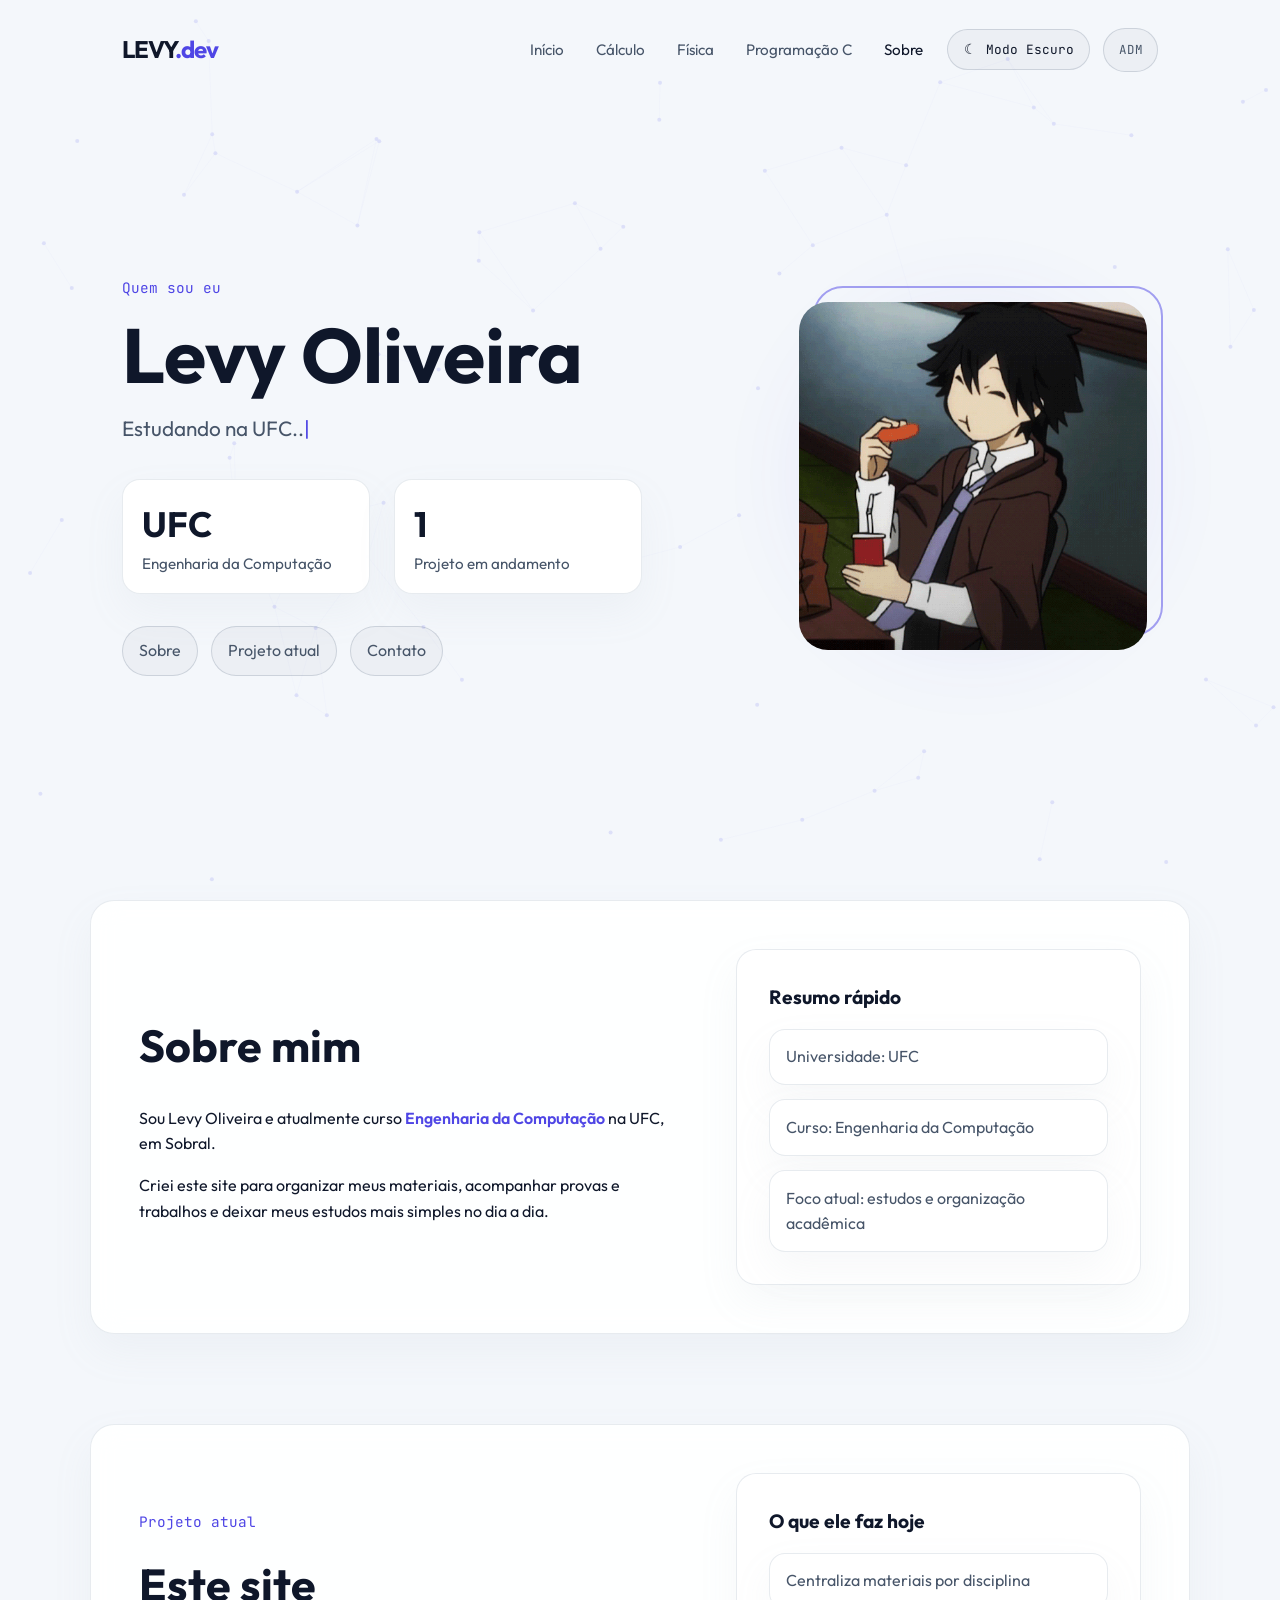
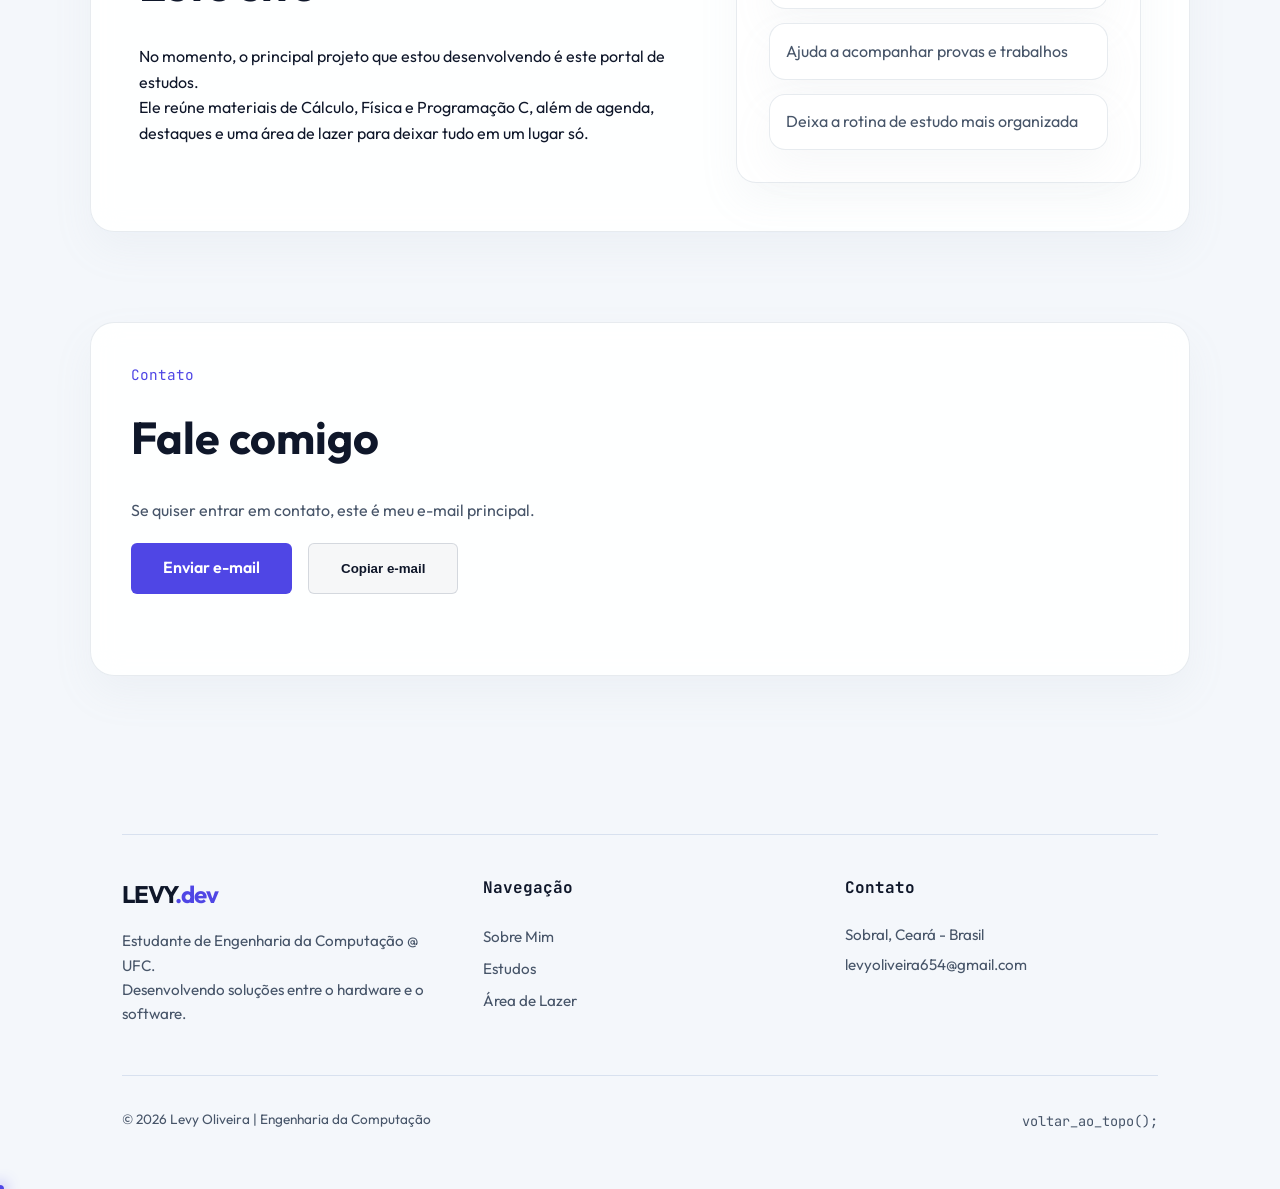
<file: paginas/sobre.html>
<!DOCTYPE html>
<html lang="pt-br">

<head>
    <meta charset="UTF-8">
    <meta name="viewport" content="width=device-width, initial-scale=1.0">
    <title>Sobre Mim | LEVY.dev</title>
    <link rel="preconnect" href="https://fonts.googleapis.com">
    <link rel="preconnect" href="https://fonts.gstatic.com" crossorigin>
    <link
        href="https://fonts.googleapis.com/css2?family=JetBrains+Mono:wght@400;500&family=Outfit:wght@300;400;600;700&display=swap"
        rel="stylesheet">
    <link rel="stylesheet" href="../css/global.css">
    <link rel="stylesheet" href="../css/sobre.css">
</head>

<body class="custom-cursor">
    <canvas id="hero-canvas"></canvas>

    <header id="header">
        <nav class="container">
            <div class="logo">LEVY<span>.dev</span></div>

            <ul class="nav-links" id="nav-menu">
                <li><a href="../index.html">Início</a></li>
                <li><a href="calculo.html">Cálculo</a></li>
                <li><a href="fisica.html">Física</a></li>
                <li><a href="programacao-c.html">Programação C</a></li>
                <li><a href="sobre.html" class="active">Sobre</a></li>
            </ul>

            <div class="nav-actions">
                <button class="theme-toggle" type="button" data-theme-toggle aria-label="Alternar tema">
                    <span class="theme-toggle-icon">☀</span>
                    <span class="theme-toggle-text">Modo Claro</span>
                </button>

                <button class="menu-icon" id="menu-toggle" type="button" aria-controls="nav-menu" aria-expanded="false" aria-label="Abrir menu">
                    <div class="bar"></div>
                    <div class="bar"></div>
                    <div class="bar"></div>
                </button>
            </div>
        </nav>
    </header>

    <main>
        <section class="hero-about container" id="sobre-topo">
            <div class="hero-info reveal">
                <p class="mono-text" id="typewriter-prefix">Quem sou eu</p>
                <h1 class="hero-name">Levy Oliveira</h1>
                <div class="typing-container">
                    <span id="typing-text"></span><span class="cursor">|</span>
                </div>
                <div class="hero-stats">
                    <div class="stat-item">
                        <span>UFC</span>
                        <p>Engenharia da Computação</p>
                    </div>
                    <div class="stat-item">
                        <span>1</span>
                        <p>Projeto em andamento</p>
                    </div>
                </div>
                <div class="quick-links">
                    <a href="#bio" class="quick-link">Sobre</a>
                    <a href="#projeto" class="quick-link">Projeto atual</a>
                    <a href="#contato" class="quick-link">Contato</a>
                </div>
            </div>

            <div class="profile-container reveal" data-tilt>
                <div class="profile-glow"></div>
                <img src="../imagens/perfil.gif" alt="Levy Oliveira" class="profile-img">
                <div class="profile-border"></div>
            </div>
        </section>

        <section class="container section-padding" id="bio">
            <div class="glass-card about-simple-card reveal">
                <div class="bio-text">
                    <h2 class="section-title-left">Sobre mim</h2>
                    <p>Sou Levy Oliveira e atualmente curso <span>Engenharia da Computação</span> na UFC, em Sobral.</p>
                    <p>Criei este site para organizar meus materiais, acompanhar provas e trabalhos e deixar meus estudos mais simples no dia a dia.</p>
                </div>

                <div class="about-summary-card">
                    <h3>Resumo rápido</h3>
                    <ul class="about-summary-list">
                        <li>Universidade: UFC</li>
                        <li>Curso: Engenharia da Computação</li>
                        <li>Foco atual: estudos e organização acadêmica</li>
                    </ul>
                </div>
            </div>
        </section>

        <section class="container section-padding" id="projeto">
            <div class="glass-card project-simple-card reveal">
                <div>
                    <p class="mono-text">Projeto atual</p>
                    <h2 class="section-title-left">Este site</h2>
                    <p>No momento, o principal projeto que estou desenvolvendo é este portal de estudos.</p>
                    <p>Ele reúne materiais de Cálculo, Física e Programação C, além de agenda, destaques e uma área de lazer para deixar tudo em um lugar só.</p>
                </div>

                <div class="project-highlight-card">
                    <h3>O que ele faz hoje</h3>
                    <ul class="about-summary-list">
                        <li>Centraliza materiais por disciplina</li>
                        <li>Ajuda a acompanhar provas e trabalhos</li>
                        <li>Deixa a rotina de estudo mais organizada</li>
                    </ul>
                </div>
            </div>
        </section>

        <section class="container section-padding" id="contato">
            <div class="contact-panel reveal">
                <div>
                    <p class="mono-text">Contato</p>
                    <h2 class="section-title-left">Fale comigo</h2>
                    <p class="contact-copy">Se quiser entrar em contato, este é meu e-mail principal.</p>
                </div>
                <div class="contact-actions">
                    <a href="mailto:levyoliveira654@gmail.com" class="btn btn-primary">Enviar e-mail</a>
                    <button class="btn btn-secondary" id="copy-email-btn" type="button" data-email="levyoliveira654@gmail.com">Copiar e-mail</button>
                </div>
                <p class="copy-feedback" id="copy-feedback" aria-live="polite"></p>
            </div>
        </section>
    </main>

    <footer>
        <div class="container">
            <div class="divider"></div>
            <div class="footer-grid">
                <div class="footer-brand">
                    <div class="logo footer-logo">LEVY<span>.dev</span></div>
                    <p class="footer-text">Estudante de Engenharia da Computação @ UFC.<br>Desenvolvendo soluções entre o hardware e o software.</p>
                </div>
                <div class="footer-nav">
                    <h4>Navegação</h4>
                    <ul>
                        <li><a href="sobre.html">Sobre Mim</a></li>
                        <li><a href="../index.html#estudos">Estudos</a></li>
                        <li><a href="../index.html#arcade">Área de Lazer</a></li>
                    </ul>
                </div>
                <div class="footer-contact">
                    <h4>Contato</h4>
                    <p class="footer-text footer-contact-text">Sobral, Ceará - Brasil<br>levyoliveira654@gmail.com</p>
                </div>
            </div>
            <div class="footer-bottom">
                <p class="footer-copy">&copy; 2026 Levy Oliveira | Engenharia da Computação</p>
                <div class="social">
                    <a href="#header" class="back-to-top">voltar_ao_topo();</a>
                </div>
            </div>
        </div>
    </footer>

    <script src="../js/site-core.js"></script>
    <script src="../js/sobre.js"></script>
</body>

</html>
</file>
<file: css/global.css>
:root {
    --bg-color: #0a0a0c;
    --card-bg: #16161a;
    --accent-color: #4f46e5;
    --text-main: #f8fafc;
    --text-dim: #94a3b8;
    --border-color: #27272a;
    --surface-soft: rgba(255, 255, 255, 0.04);
    --surface-medium: rgba(255, 255, 255, 0.06);
    --surface-strong: rgba(8, 8, 12, 0.56);
    --transition: all 0.3s cubic-bezier(0.4, 0, 0.2, 1);
    --container-width: 1100px;
    --section-space: clamp(4rem, 7vw, 7rem);
    --header-offset: 6.5rem;
}

* {
    margin: 0;
    padding: 0;
    box-sizing: border-box;
}

html {
    scroll-behavior: smooth;
    scroll-padding-top: var(--header-offset);
    overflow-x: clip;
}

body {
    background-color: var(--bg-color);
    color: var(--text-main);
    font-family: 'Outfit', sans-serif;
    line-height: 1.6;
    min-width: 320px;
    overflow-x: hidden;
}

body.nav-open {
    overflow: hidden;
}

body.nav-open::after {
    content: "";
    position: fixed;
    inset: 0;
    background: rgba(3, 7, 18, 0.56);
    backdrop-filter: blur(2px);
    z-index: 998;
}

body[data-theme="light"] {
    --bg-color: #f4f7fb;
    --card-bg: #ffffff;
    --text-main: #0f172a;
    --text-dim: #475569;
    --border-color: #d8e1ef;
    --surface-soft: rgba(255, 255, 255, 0.88);
    --surface-medium: rgba(255, 255, 255, 0.96);
    --surface-strong: rgba(255, 255, 255, 0.92);
}

body.home-page::before {
    content: "";
    position: fixed;
    inset: 0;
    background:
        radial-gradient(circle at 15% 20%, rgba(79, 70, 229, 0.14), transparent 28%),
        radial-gradient(circle at 85% 18%, rgba(59, 130, 246, 0.12), transparent 24%),
        linear-gradient(180deg, rgba(255, 255, 255, 0.02), transparent 18%);
    pointer-events: none;
    z-index: -2;
}

#matrix-bg {
    position: fixed;
    inset: 0;
    width: 100%;
    height: 100%;
    z-index: -1;
    opacity: 0.15;
}

body[data-theme="light"] #matrix-bg {
    opacity: 0.06;
}

.container {
    width: min(100%, var(--container-width));
    margin: 0 auto;
    padding: 0 2rem;
}

main {
    padding-bottom: clamp(2.25rem, 4vw, 3.5rem);
}

main section[id] {
    scroll-margin-top: var(--header-offset);
}

img {
    display: block;
    max-width: 100%;
}

.mono-text {
    font-family: 'JetBrains Mono', monospace;
    color: var(--accent-color);
    font-size: 0.9rem;
    margin-bottom: 1rem;
}

.section-title {
    font-size: 2rem;
    margin-bottom: 3.25rem;
    text-align: center;
}

.section-title-left {
    font-size: clamp(2rem, 4vw, 2.8rem);
    margin-bottom: 1rem;
}

.section-intro {
    max-width: 640px;
    color: var(--text-dim);
    font-size: 1rem;
}

.section-intro-centered {
    margin: 0 auto;
    text-align: center;
}

header {
    padding: 1.1rem 0;
    position: fixed;
    width: 100%;
    top: 0;
    z-index: 1000;
    transition: var(--transition);
}

header.scrolled {
    background: rgba(10, 10, 12, 0.8);
    backdrop-filter: blur(10px);
    border-bottom: 1px solid var(--border-color);
}

body[data-theme="light"] header.scrolled {
    background: rgba(244, 247, 251, 0.88);
}

nav {
    display: flex;
    justify-content: space-between;
    align-items: center;
    gap: 1.5rem;
    min-height: 64px;
}

.logo {
    font-weight: 700;
    font-size: 1.5rem;
    letter-spacing: -1px;
    white-space: nowrap;
}

.logo span {
    color: var(--accent-color);
}

.nav-links {
    display: flex;
    list-style: none;
    align-items: center;
    gap: 2rem;
    margin-left: auto;
}

.nav-links a {
    display: inline-flex;
    align-items: center;
    text-decoration: none;
    color: var(--text-dim);
    font-size: 0.95rem;
    transition: var(--transition);
}

.nav-links a.active,
.nav-links a:hover {
    color: var(--text-main);
}

.nav-actions {
    display: flex;
    align-items: center;
    gap: 0.8rem;
}

.admin-shortcut {
    display: inline-flex;
    align-items: center;
    justify-content: center;
    min-width: 44px;
    height: 44px;
    padding: 0 0.9rem;
    border-radius: 999px;
    border: 1px solid var(--border-color);
    background: var(--surface-soft);
    color: var(--text-dim);
    text-decoration: none;
    font-family: 'JetBrains Mono', monospace;
    font-size: 0.78rem;
    letter-spacing: 0.08em;
    transition: var(--transition);
}

.admin-shortcut:hover {
    color: var(--text-main);
    border-color: var(--accent-color);
    transform: translateY(-1px);
}

.theme-toggle {
    display: inline-flex;
    align-items: center;
    gap: 0.6rem;
    padding: 0.68rem 0.95rem;
    border-radius: 999px;
    border: 1px solid var(--border-color);
    background: var(--surface-soft);
    color: var(--text-main);
    font-family: 'JetBrains Mono', monospace;
    font-size: 0.8rem;
    cursor: pointer;
    white-space: nowrap;
    transition: var(--transition);
}

.theme-toggle:hover {
    border-color: var(--accent-color);
    transform: translateY(-1px);
}

.theme-toggle-icon {
    font-size: 0.9rem;
    line-height: 1;
}

.menu-icon {
    display: none;
    align-items: center;
    justify-content: center;
    flex-direction: column;
    gap: 5px;
    min-width: 44px;
    min-height: 44px;
    padding: 0;
    border: 0;
    border-radius: 999px;
    background: transparent;
    color: inherit;
    cursor: pointer;
    z-index: 1100;
}

.menu-icon .bar {
    width: 25px;
    height: 2px;
    background-color: var(--text-main);
    transition: var(--transition);
}

.menu-icon.is-active .bar:nth-child(1) {
    transform: translateY(7px) rotate(45deg);
}

.menu-icon.is-active .bar:nth-child(2) {
    opacity: 0;
}

.menu-icon.is-active .bar:nth-child(3) {
    transform: translateY(-7px) rotate(-45deg);
}

.hero {
    min-height: 100vh;
    display: flex;
    align-items: center;
    gap: 2rem;
    padding-top: calc(var(--header-offset) + clamp(1rem, 2vw, 2rem));
    padding-bottom: clamp(5.5rem, 8vw, 7.5rem);
    position: relative;
}

.hero-content {
    max-width: 760px;
    position: relative;
    z-index: 2;
}

.glitch-text {
    font-size: clamp(2.5rem, 8vw, 4rem);
    line-height: 1.1;
    font-weight: 700;
    margin-bottom: 1.75rem;
    max-width: 800px;
    transition: var(--transition);
}

.glitch-text:hover {
    text-shadow: 2px 0 var(--accent-color), -2px 0 #ff00c1;
}

.subtitle {
    font-size: 1.25rem;
    color: var(--text-dim);
    max-width: 600px;
    margin-bottom: 2.75rem;
}

.hero-btns {
    display: flex;
    flex-wrap: wrap;
    gap: 1rem;
}

.hero-ambient,
.hero-grid-glow {
    position: absolute;
    pointer-events: none;
    z-index: 1;
}

.hero-ambient {
    width: 360px;
    height: 360px;
    border-radius: 50%;
    filter: blur(25px);
    opacity: 0.5;
}

.hero-ambient-left {
    top: 12%;
    left: -8%;
    background: radial-gradient(circle, rgba(79, 70, 229, 0.32), transparent 65%);
    animation: driftFloat 12s ease-in-out infinite;
}

.hero-ambient-right {
    right: -6%;
    bottom: 14%;
    background: radial-gradient(circle, rgba(56, 189, 248, 0.2), transparent 68%);
    animation: driftFloat 15s ease-in-out infinite reverse;
}

.hero-grid-glow {
    inset: 16% 0 auto auto;
    width: 320px;
    height: 320px;
    right: 5%;
    border-radius: 28px;
    background-image:
        linear-gradient(rgba(255, 255, 255, 0.05) 1px, transparent 1px),
        linear-gradient(90deg, rgba(255, 255, 255, 0.05) 1px, transparent 1px);
    background-size: 26px 26px;
    mask-image: radial-gradient(circle at center, black 35%, transparent 75%);
    opacity: 0.24;
    transform: perspective(900px) rotateY(-24deg) rotateX(10deg);
}

.hero-status-grid {
    display: grid;
    grid-template-columns: repeat(3, minmax(0, 1fr));
    gap: 1.1rem;
    margin-top: 2.75rem;
}

.hero-status-card {
    padding: 1.2rem;
    border-radius: 20px;
    background: var(--surface-soft);
    border: 1px solid rgba(255, 255, 255, 0.08);
    backdrop-filter: blur(14px);
}

.status-label {
    display: inline-block;
    margin-bottom: 0.7rem;
    color: var(--accent-color);
    font-family: 'JetBrains Mono', monospace;
    font-size: 0.75rem;
    text-transform: uppercase;
    letter-spacing: 0.08em;
}

.hero-status-card strong {
    display: block;
    margin-bottom: 0.55rem;
    font-size: 1rem;
}

.hero-status-card p {
    color: var(--text-dim);
    font-size: 0.92rem;
}

.btn {
    padding: 0.8rem 2rem;
    border-radius: 6px;
    text-decoration: none;
    font-weight: 600;
    display: inline-block;
    transition: var(--transition);
}

.btn-primary {
    background: var(--accent-color);
    color: white;
}

.btn-primary:hover {
    transform: translateY(-3px);
    box-shadow: 0 10px 20px rgba(79, 70, 229, 0.3);
}

.btn-secondary {
    background: transparent;
    border: 1px solid var(--border-color);
    color: var(--text-main);
}

.btn-secondary:hover {
    background: var(--border-color);
}

.showcase-section {
    padding-top: clamp(1.1rem, 2.5vw, 2.15rem);
    padding-bottom: clamp(4.5rem, 6vw, 6.5rem);
}

.agenda-section {
    padding-bottom: clamp(4.5rem, 6vw, 6.5rem);
}

.showcase-shell,
.agenda-shell {
    position: relative;
    overflow: hidden;
    padding: 2.5rem;
    border-radius: 28px;
    background: var(--surface-soft);
    border: 1px solid rgba(255, 255, 255, 0.08);
    box-shadow: 0 30px 80px rgba(0, 0, 0, 0.28);
}

.showcase-shell::before {
    content: "";
    position: absolute;
    inset: auto -12% -50% auto;
    width: 320px;
    height: 320px;
    border-radius: 50%;
    background: radial-gradient(circle, rgba(56, 189, 248, 0.16), transparent 70%);
    pointer-events: none;
}

.showcase-topbar {
    display: flex;
    justify-content: space-between;
    gap: 2rem;
    align-items: flex-end;
    margin-bottom: 2.35rem;
}

.carousel-controls {
    display: flex;
    gap: 0.75rem;
}

.carousel-btn,
.carousel-dot {
    border: 0;
    cursor: pointer;
    transition: var(--transition);
}

.carousel-btn {
    width: 48px;
    height: 48px;
    border-radius: 999px;
    background: var(--surface-soft);
    border: 1px solid rgba(255, 255, 255, 0.08);
    color: var(--text-main);
    font-size: 1.1rem;
    backdrop-filter: blur(12px);
}

.carousel-btn:hover {
    border-color: var(--accent-color);
    transform: translateY(-2px);
}

.showcase-carousel {
    position: relative;
    min-height: 0;
    transition: height 0.3s ease;
}

.showcase-slide {
    position: absolute;
    top: 0;
    left: 0;
    right: 0;
    display: grid;
    align-content: start;
    gap: 1rem;
    padding: 2.1rem;
    border-radius: 24px;
    background: var(--surface-strong);
    border: 1px solid rgba(255, 255, 255, 0.06);
    opacity: 0;
    pointer-events: none;
    transform: translateY(20px);
    transition: opacity 0.45s ease, transform 0.45s ease;
}

.showcase-slide.calendar-slide {
    gap: 0.85rem;
}

.showcase-slide.recent-slide {
    gap: 0.95rem;
}

.showcase-slide.active {
    opacity: 1;
    pointer-events: auto;
    transform: translateY(0);
}

.slide-kicker {
    color: var(--accent-color);
    font-family: 'JetBrains Mono', monospace;
    font-size: 0.8rem;
    letter-spacing: 0.08em;
    text-transform: uppercase;
}

.showcase-slide h3 {
    font-size: clamp(1.6rem, 4vw, 2.3rem);
    line-height: 1.15;
    max-width: 720px;
}

.showcase-slide p {
    max-width: 680px;
    color: var(--text-dim);
    font-size: 1rem;
}

.slide-tags {
    display: flex;
    flex-wrap: wrap;
    gap: 0.7rem;
}

.slide-tags span,
.agenda-pill {
    padding: 0.45rem 0.75rem;
    border-radius: 999px;
    background: rgba(79, 70, 229, 0.12);
    border: 1px solid rgba(79, 70, 229, 0.2);
    color: #c7d2fe;
    font-size: 0.82rem;
}

.slide-actions {
    margin-top: 0.2rem;
    align-self: start;
}

.carousel-dots {
    display: flex;
    justify-content: center;
    gap: 0.6rem;
    margin-top: 1.5rem;
}

.carousel-dot {
    width: 12px;
    height: 12px;
    border-radius: 50%;
    background: rgba(148, 163, 184, 0.28);
}

.carousel-dot.active {
    background: var(--accent-color);
    box-shadow: 0 0 14px rgba(79, 70, 229, 0.4);
}

.calendar-slide-list,
.agenda-grid {
    display: grid;
    gap: 1rem;
}

.calendar-slide-list {
    margin-top: 0.5rem;
    grid-template-columns: repeat(2, minmax(0, 1fr));
}

.showcase-slide.calendar-slide .calendar-slide-list {
    margin-top: 0.15rem;
    gap: 0.8rem;
}

.calendar-slide-event,
.agenda-card {
    padding: 1.25rem;
    border-radius: 20px;
    background: var(--surface-medium);
    border: 1px solid rgba(255, 255, 255, 0.08);
}

.showcase-slide.calendar-slide .calendar-slide-event {
    padding: 1rem;
}

.calendar-slide-event strong,
.agenda-card h3 {
    display: block;
    margin-bottom: 0.45rem;
    font-size: 1rem;
}

.calendar-slide-event p,
.agenda-card p,
.empty-material-state p,
.agenda-empty {
    color: var(--text-dim);
    font-size: 0.93rem;
}

.showcase-slide.calendar-slide .calendar-slide-event p {
    display: -webkit-box;
    -webkit-box-orient: vertical;
    -webkit-line-clamp: 2;
    overflow: hidden;
}

.attachment-note {
    display: block;
    margin-top: 0.7rem;
    color: var(--text-dim);
    font-size: 0.85rem;
}

.agenda-grid {
    grid-template-columns: repeat(auto-fit, minmax(230px, 1fr));
}

.agenda-meta {
    display: flex;
    flex-wrap: wrap;
    gap: 0.55rem;
    margin-bottom: 0.9rem;
}

.agenda-toolbar {
    display: flex;
    justify-content: space-between;
    gap: 1.25rem;
    align-items: center;
    margin-bottom: 1.5rem;
}

.agenda-view-tabs,
.agenda-month-nav {
    display: flex;
    flex-wrap: wrap;
    gap: 0.75rem;
    align-items: center;
}

.agenda-view-btn {
    padding: 0.7rem 1rem;
    border-radius: 999px;
    border: 1px solid rgba(255, 255, 255, 0.08);
    background: var(--surface-soft);
    color: var(--text-dim);
    font-family: 'JetBrains Mono', monospace;
    cursor: pointer;
    transition: var(--transition);
}

.agenda-view-btn:hover,
.agenda-view-btn.active {
    color: var(--text-main);
    border-color: var(--accent-color);
    background: rgba(79, 70, 229, 0.12);
}

.agenda-month-nav {
    display: none;
}

.agenda-shell[data-view="calendar"] .agenda-month-nav {
    display: flex;
}

.agenda-view-panel {
    display: none;
}

.agenda-view-panel.active {
    display: block;
}

.agenda-calendar-shell {
    padding: 1.25rem;
    border-radius: 24px;
    background: var(--surface-medium);
    border: 1px solid rgba(255, 255, 255, 0.08);
    overflow-x: auto;
}

.agenda-weekdays {
    display: grid;
    grid-template-columns: repeat(7, 1fr);
    gap: 0.75rem;
    margin-bottom: 0.75rem;
    color: var(--text-dim);
    font-size: 0.85rem;
    text-align: center;
    min-width: 680px;
}

.agenda-calendar-grid {
    display: grid;
    grid-template-columns: repeat(7, 1fr);
    gap: 0.75rem;
    min-width: 680px;
}

.agenda-calendar-day {
    min-height: 124px;
    padding: 0.8rem;
    border-radius: 18px;
    border: 1px solid rgba(255, 255, 255, 0.06);
    background: var(--surface-soft);
    display: grid;
    align-content: start;
    gap: 0.5rem;
}

.agenda-calendar-day.is-outside {
    opacity: 0.25;
}

.agenda-calendar-day.is-today {
    border-color: var(--accent-color);
    box-shadow: 0 0 0 1px rgba(79, 70, 229, 0.2);
}

.agenda-calendar-number {
    font-family: 'JetBrains Mono', monospace;
    font-size: 0.84rem;
}

.agenda-calendar-events {
    display: grid;
    gap: 0.4rem;
}

.agenda-calendar-event,
.agenda-calendar-empty {
    padding: 0.3rem 0.45rem;
    border-radius: 999px;
    font-size: 0.72rem;
    overflow: hidden;
    white-space: nowrap;
    text-overflow: ellipsis;
}

.agenda-calendar-event {
    background: rgba(79, 70, 229, 0.14);
    color: #c7d2fe;
}

.agenda-calendar-empty {
    color: var(--text-dim);
}

.agenda-list {
    display: grid;
    grid-template-columns: repeat(auto-fit, minmax(230px, 1fr));
    gap: 1rem;
}

.agenda-timeline {
    display: grid;
    gap: 1rem;
}

.agenda-timeline-item {
    display: grid;
    grid-template-columns: 140px 1fr;
    gap: 1rem;
    padding: 1.25rem;
    border-radius: 22px;
    background: var(--surface-medium);
    border: 1px solid rgba(255, 255, 255, 0.08);
}

.agenda-timeline-date {
    display: grid;
    align-content: start;
    gap: 0.2rem;
    color: var(--accent-color);
    font-family: 'JetBrains Mono', monospace;
}

.agenda-timeline-date strong {
    font-size: 1rem;
}

.agenda-timeline-date span {
    color: var(--text-dim);
    font-size: 0.84rem;
}

.agenda-timeline-body h3 {
    margin-bottom: 0.4rem;
    font-size: 1.05rem;
}

.agenda-timeline-body p {
    color: var(--text-dim);
}

.section-heading {
    margin-bottom: 3.5rem;
}

#estudos {
    padding: 2rem 0 clamp(5rem, 7vw, 7rem);
}

.arcade-section {
    padding: 0 0 clamp(5rem, 7vw, 7rem);
}

.arcade-shell {
    position: relative;
    overflow: hidden;
    padding: 2.5rem;
    border-radius: 28px;
    border: 1px solid rgba(255, 255, 255, 0.08);
    background:
        radial-gradient(circle at top right, rgba(79, 70, 229, 0.16), transparent 32%),
        linear-gradient(135deg, rgba(8, 8, 12, 0.96), rgba(15, 23, 42, 0.88));
    box-shadow: 0 30px 80px rgba(0, 0, 0, 0.28);
}

.arcade-grid {
    display: grid;
    grid-template-columns: repeat(2, minmax(0, 1fr));
    gap: 1.25rem;
}

.arcade-card {
    padding: 1.5rem;
    border-radius: 22px;
    background: rgba(255, 255, 255, 0.05);
    border: 1px solid rgba(255, 255, 255, 0.08);
    box-shadow: inset 0 1px 0 rgba(255, 255, 255, 0.05);
    display: grid;
    align-content: start;
    gap: 0.35rem;
}

.arcade-card-wide {
    grid-column: 1 / -1;
}

.arcade-card-head {
    display: flex;
    justify-content: space-between;
    gap: 1rem;
    align-items: center;
    margin-bottom: 0.9rem;
}

.arcade-label,
.arcade-score {
    font-family: 'JetBrains Mono', monospace;
    font-size: 0.8rem;
}

.arcade-label {
    color: var(--accent-color);
}

.arcade-score {
    color: var(--text-dim);
}

.arcade-card h3 {
    margin-bottom: 0.5rem;
    font-size: 1.2rem;
}

.arcade-card p {
    color: var(--text-dim);
}

.arcade-action,
.arcade-control {
    border: 1px solid var(--border-color);
    background: rgba(255, 255, 255, 0.06);
    color: var(--text-main);
    border-radius: 14px;
    font-family: 'JetBrains Mono', monospace;
    cursor: pointer;
    transition: var(--transition);
}

.arcade-action {
    margin-top: 1rem;
    padding: 0.85rem 1rem;
    width: 100%;
}

.arcade-control {
    min-width: 54px;
    padding: 0.85rem 1rem;
}

.arcade-action:hover,
.arcade-control:hover {
    border-color: var(--accent-color);
    transform: translateY(-1px);
}

.arcade-status {
    min-height: 1.5rem;
    margin-top: 0.9rem;
    color: var(--text-dim);
    font-size: 0.92rem;
}

.memory-grid {
    display: grid;
    grid-template-columns: repeat(2, minmax(0, 1fr));
    gap: 0.8rem;
    margin-top: 1rem;
}

.memory-grid-wrap {
    position: relative;
    margin-top: 1rem;
}

.memory-grid-wrap .memory-grid {
    margin-top: 0;
}

.arcade-overlay {
    position: absolute;
    inset: 0;
    display: grid;
    place-content: center;
    gap: 0.7rem;
    padding: 1.5rem;
    border-radius: 22px;
    background: rgba(5, 8, 18, 0.84);
    backdrop-filter: blur(10px);
    text-align: center;
    z-index: 2;
}

.arcade-overlay[hidden] {
    display: none;
}

.arcade-overlay strong {
    font-size: 1.15rem;
}

.arcade-overlay span {
    color: var(--text-dim);
    font-size: 0.92rem;
}

.arcade-overlay .arcade-action {
    margin-top: 0.2rem;
}

.memory-pad {
    aspect-ratio: 1 / 1;
    border: 0;
    border-radius: 18px;
    cursor: pointer;
    opacity: 0.88;
    transition: transform 0.18s ease, filter 0.18s ease, box-shadow 0.18s ease;
}

.memory-pad[data-memory-pad="0"] {
    background: #f97316;
}

.memory-pad[data-memory-pad="1"] {
    background: #38bdf8;
}

.memory-pad[data-memory-pad="2"] {
    background: #22c55e;
}

.memory-pad[data-memory-pad="3"] {
    background: #ec4899;
}

.memory-pad.active {
    transform: scale(1.04);
    filter: brightness(1.2);
    box-shadow: 0 0 20px rgba(255, 255, 255, 0.2);
}

.arcade-dodge-wrap {
    margin-top: 1rem;
    position: relative;
    padding: 1rem;
    border-radius: 20px;
    background: rgba(2, 6, 23, 0.6);
    border: 1px solid rgba(79, 70, 229, 0.2);
}

#dodge-canvas {
    width: 100%;
    height: auto;
    aspect-ratio: 16 / 10;
    display: block;
    border-radius: 16px;
}

.arcade-controls {
    display: flex;
    justify-content: center;
    gap: 0.8rem;
    align-items: center;
    margin-top: 1rem;
}

.snake-controls {
    display: grid;
    grid-template-columns: repeat(3, minmax(54px, 1fr));
    justify-content: center;
    max-width: 220px;
    margin-inline: auto;
}

.snake-controls .arcade-control[data-snake-dir="up"] {
    grid-column: 2;
}

.snake-controls .arcade-control[data-snake-dir="left"] {
    grid-column: 1;
    grid-row: 2;
}

.snake-controls .arcade-control[data-snake-dir="down"] {
    grid-column: 2;
    grid-row: 2;
}

.snake-controls .arcade-control[data-snake-dir="right"] {
    grid-column: 3;
    grid-row: 2;
}

#snake-canvas {
    width: 100%;
    height: auto;
    aspect-ratio: 1 / 1;
    display: block;
    border-radius: 16px;
    image-rendering: pixelated;
}

.grid-cards {
    display: grid;
    grid-template-columns: repeat(auto-fit, minmax(min(100%, 280px), 1fr));
    gap: 1.75rem;
}

.card {
    background: var(--card-bg);
    border: 1px solid var(--border-color);
    padding: 2.75rem;
    border-radius: 12px;
    text-decoration: none;
    color: inherit;
    transition: var(--transition);
    position: relative;
    overflow: hidden;
}

.card::before {
    content: "";
    position: absolute;
    inset: 0;
    background: linear-gradient(135deg, rgba(79, 70, 229, 0.16), transparent 42%);
    opacity: 0;
    transition: var(--transition);
}

.card:hover {
    transform: translateY(-10px);
    border-color: var(--accent-color);
    background: #1c1c21;
}

.card:hover::before {
    opacity: 1;
}

.card-icon {
    font-size: 2rem;
    color: var(--accent-color);
    margin-bottom: 1.5rem;
    font-family: 'JetBrains Mono', monospace;
}

.card h3 {
    margin-bottom: 0.8rem;
    font-size: 1.4rem;
}

.card p {
    color: var(--text-dim);
    font-size: 0.95rem;
}

.empty-material-state {
    grid-template-columns: 1fr !important;
    justify-content: center;
}

.material-thumb {
    width: 132px;
    aspect-ratio: 4 / 5;
    border-radius: 18px;
    overflow: hidden;
    flex-shrink: 0;
    border: 1px solid rgba(255, 255, 255, 0.1);
    background:
        linear-gradient(140deg, rgba(79, 70, 229, 0.16), rgba(15, 23, 42, 0.52)),
        rgba(255, 255, 255, 0.03);
    box-shadow: inset 0 1px 0 rgba(255, 255, 255, 0.06);
}

.material-thumb img {
    width: 100%;
    height: 100%;
    object-fit: cover;
}

.material-thumb-fallback {
    display: grid;
    place-items: center;
    padding: 1rem;
}

.material-thumb-fallback span {
    font-family: 'JetBrains Mono', monospace;
    font-size: 1.3rem;
    letter-spacing: 0.16em;
    color: rgba(248, 250, 252, 0.82);
}

.material-item h3,
.physics-item h3,
.c-item h3 {
    font-size: 1.18rem;
    line-height: 1.25;
    margin-bottom: 0.4rem;
}

.material-item p,
.physics-item p,
.c-item p {
    color: var(--text-dim);
}

.mat-info,
.phys-info,
.c-info {
    min-width: 0;
}

.mat-actions,
.phys-actions,
.c-actions {
    align-self: stretch;
}

footer {
    padding: 2rem 0 3.5rem;
}

.divider {
    height: 1px;
    background: var(--border-color);
    margin-bottom: 2.5rem;
}

.footer-grid {
    display: grid;
    grid-template-columns: repeat(auto-fit, minmax(200px, 1fr));
    gap: 3rem;
    padding-bottom: 3rem;
}

.footer-logo {
    margin-bottom: 1rem;
}

.footer-nav h4,
.footer-contact h4 {
    color: var(--text-main);
    margin-bottom: 1.2rem;
    font-family: 'JetBrains Mono', monospace;
}

.footer-nav ul {
    list-style: none;
    padding: 0;
    line-height: 2;
}

.footer-nav a,
.footer-text {
    color: var(--text-dim);
    text-decoration: none;
    font-size: 0.95rem;
}

.footer-contact-text {
    line-height: 2;
}

.footer-nav a:hover {
    color: var(--accent-color);
}

.footer-bottom {
    display: flex;
    justify-content: space-between;
    align-items: center;
    gap: 1rem;
    padding-top: 2rem;
    border-top: 1px solid var(--border-color);
}

.footer-copy {
    color: var(--text-dim);
    font-size: 0.85rem;
}

.back-to-top {
    color: var(--accent-color);
    text-decoration: none;
    font-family: 'JetBrains Mono', monospace;
    font-size: 0.85rem;
}

.social a {
    color: var(--text-dim);
    margin-left: 1.5rem;
    text-decoration: none;
    transition: var(--transition);
}

.social a:hover {
    color: var(--accent-color);
}

body[data-theme="light"] .theme-toggle,
body[data-theme="light"] .admin-shortcut,
body[data-theme="light"] .quick-link,
body[data-theme="light"] .stack-filter,
body[data-theme="light"] .filter-btn,
body[data-theme="light"] .agenda-view-btn,
body[data-theme="light"] .arcade-action,
body[data-theme="light"] .arcade-control {
    background: rgba(15, 23, 42, 0.03);
    border-color: rgba(100, 116, 139, 0.24);
}

body[data-theme="light"] .card,
body[data-theme="light"] .hero-status-card,
body[data-theme="light"] .showcase-shell,
body[data-theme="light"] .showcase-slide,
body[data-theme="light"] .calendar-slide-event,
body[data-theme="light"] .agenda-shell,
body[data-theme="light"] .agenda-card,
body[data-theme="light"] .agenda-calendar-shell,
body[data-theme="light"] .agenda-calendar-day,
body[data-theme="light"] .agenda-timeline-item,
body[data-theme="light"] .arcade-shell,
body[data-theme="light"] .arcade-card,
body[data-theme="light"] .glass-card,
body[data-theme="light"] .stack-shell,
body[data-theme="light"] .contact-panel,
body[data-theme="light"] .mind-card,
body[data-theme="light"] .interactive-box,
body[data-theme="light"] .material-item,
body[data-theme="light"] .physics-item,
body[data-theme="light"] .c-item {
    border-color: rgba(148, 163, 184, 0.22);
    box-shadow: 0 18px 40px rgba(148, 163, 184, 0.08);
}

body[data-theme="light"] .btn-secondary {
    background: rgba(15, 23, 42, 0.03);
    border-color: rgba(100, 116, 139, 0.24);
    color: var(--text-main);
}

body[data-theme="light"] .btn-secondary:hover {
    background: rgba(79, 70, 229, 0.08);
    border-color: rgba(79, 70, 229, 0.24);
}

body[data-theme="light"] .hero-status-card,
body[data-theme="light"] .showcase-shell,
body[data-theme="light"] .showcase-slide,
body[data-theme="light"] .calendar-slide-event,
body[data-theme="light"] .agenda-shell,
body[data-theme="light"] .agenda-card,
body[data-theme="light"] .agenda-calendar-shell,
body[data-theme="light"] .agenda-calendar-day,
body[data-theme="light"] .agenda-timeline-item,
body[data-theme="light"] .arcade-shell,
body[data-theme="light"] .arcade-card,
body[data-theme="light"] .glass-card,
body[data-theme="light"] .stack-shell,
body[data-theme="light"] .contact-panel,
body[data-theme="light"] .mind-card,
body[data-theme="light"] .interactive-box {
    background: rgba(255, 255, 255, 0.92);
}

body[data-theme="light"] .card:hover {
    background: rgba(255, 255, 255, 0.98);
}

body[data-theme="light"] .slide-tags span,
body[data-theme="light"] .agenda-pill,
body[data-theme="light"] .agenda-calendar-event {
    background: rgba(79, 70, 229, 0.12);
    border-color: rgba(79, 70, 229, 0.2);
    color: #3730a3;
}

body[data-theme="light"] .carousel-dot {
    background: rgba(15, 23, 42, 0.18);
}

body[data-theme="light"] .arcade-dodge-wrap {
    background: rgba(241, 245, 249, 0.92);
}

body[data-theme="light"] .material-thumb {
    border-color: rgba(148, 163, 184, 0.2);
    background:
        linear-gradient(140deg, rgba(79, 70, 229, 0.12), rgba(241, 245, 249, 0.96)),
        rgba(255, 255, 255, 0.96);
}

body[data-theme="light"] .material-thumb-fallback span {
    color: #312e81;
}

@keyframes driftFloat {
    0%,
    100% {
        transform: translate3d(0, 0, 0);
    }

    50% {
        transform: translate3d(0, -18px, 0);
    }
}

@media (max-width: 1120px) {
    .container {
        padding: 0 1.5rem;
    }

    .nav-links {
        gap: 1.3rem;
    }

    .theme-toggle-text {
        display: none;
    }

    .theme-toggle {
        padding-inline: 0.78rem;
    }

    .hero-status-grid {
        grid-template-columns: repeat(2, minmax(0, 1fr));
    }

    .showcase-shell,
    .agenda-shell,
    .arcade-shell {
        padding: 2rem;
    }

    .showcase-topbar,
    .agenda-toolbar {
        align-items: flex-start;
    }

    .arcade-grid {
        grid-template-columns: repeat(auto-fit, minmax(min(100%, 290px), 1fr));
    }
}

@media (max-width: 960px) {
    .menu-icon {
        display: flex;
    }

    .nav-links {
        position: fixed;
        right: -100%;
        top: 0;
        z-index: 1001;
        width: min(86vw, 360px);
        height: 100vh;
        margin-left: 0;
        padding: 6.75rem 1.25rem 2rem;
        flex-direction: column;
        justify-content: flex-start;
        align-items: stretch;
        gap: 0.8rem;
        background: rgba(10, 10, 12, 0.96);
        box-shadow: -18px 0 40px rgba(0, 0, 0, 0.42);
        transition: right 0.35s ease;
        overflow-y: auto;
    }

    body[data-theme="light"] .nav-links {
        background: rgba(244, 247, 251, 0.98);
    }

    .nav-links li {
        width: 100%;
    }

    .nav-links a {
        width: 100%;
        justify-content: flex-start;
        padding: 0.9rem 1rem;
        border-radius: 16px;
        background: rgba(255, 255, 255, 0.03);
        border: 1px solid transparent;
    }

    body[data-theme="light"] .nav-links a {
        background: rgba(15, 23, 42, 0.03);
    }

    .nav-links a.active,
    .nav-links a:hover {
        border-color: rgba(79, 70, 229, 0.3);
        background: rgba(79, 70, 229, 0.12);
    }

    .nav-links.active {
        right: 0;
    }

    body.home-page main {
        padding-top: calc(var(--header-offset) + 0.95rem);
    }

    .hero {
        display: block;
        min-height: auto;
        text-align: center;
        padding-top: 0.35rem;
        padding-bottom: 4.75rem;
    }

    .hero-content {
        margin: 0 auto;
        display: flex;
        flex-direction: column;
        align-items: center;
    }

    .hero-btns {
        width: 100%;
        justify-content: center;
    }

    .hero-btns .btn {
        flex: 1 1 240px;
        text-align: center;
    }

    .hero-ambient-left {
        left: -18%;
    }

    .hero-ambient-right {
        right: -18%;
    }

    .hero-grid-glow {
        display: none;
    }

    .showcase-topbar,
    .agenda-toolbar {
        flex-direction: column;
        align-items: flex-start;
    }

    .carousel-controls {
        width: 100%;
        justify-content: flex-end;
    }

    .agenda-view-tabs {
        width: 100%;
    }

    .agenda-view-btn {
        flex: 1 1 180px;
        text-align: center;
    }

    .agenda-month-nav {
        width: 100%;
        justify-content: flex-start;
    }

    .agenda-timeline-item {
        grid-template-columns: 1fr;
    }

    .calendar-slide-list {
        grid-template-columns: 1fr;
    }

    .arcade-grid {
        grid-template-columns: 1fr;
    }

    .arcade-controls {
        flex-wrap: wrap;
    }
}

@media (max-width: 768px) {
    :root {
        --header-offset: 7.25rem;
    }

    body.home-page header {
        background: rgba(10, 10, 12, 0.9);
        backdrop-filter: blur(14px);
        border-bottom: 1px solid rgba(255, 255, 255, 0.06);
    }

    body[data-theme="light"].home-page header {
        background: rgba(244, 247, 251, 0.94);
        border-bottom-color: rgba(148, 163, 184, 0.2);
    }

    .hero {
        padding-top: 0.25rem;
        padding-bottom: 4rem;
    }

    .home-page .hero-content {
        width: 100%;
        max-width: 40rem;
        margin-top: 0;
        padding-top: 0.35rem;
    }

    .home-page .glitch-text {
        font-size: clamp(2.25rem, 8.8vw, 3rem);
        line-height: 1.08;
        margin-top: 0;
    }

    .home-page .subtitle {
        font-size: 1.1rem;
        margin-bottom: 2.5rem;
    }

    .hero-status-grid {
        grid-template-columns: 1fr;
        margin-top: 2.35rem;
    }

    .showcase-shell,
    .agenda-shell,
    .arcade-shell {
        padding: 1.5rem;
    }

    .showcase-carousel {
        min-height: 0;
    }

    .showcase-slide {
        padding: 1.5rem;
    }

    .agenda-calendar-grid {
        gap: 0.45rem;
    }

    .agenda-calendar-day {
        min-height: 96px;
        padding: 0.55rem;
    }

    .arcade-dodge-wrap {
        padding: 0.8rem;
    }

    .snake-controls .arcade-control,
    .arcade-controls .arcade-action {
        flex: 1 1 120px;
    }

    #estudos {
        padding: 1rem 0 5rem;
    }

    .grid-cards {
        gap: 1.25rem;
    }

    .card {
        padding: 2rem;
    }

    .footer-bottom {
        flex-direction: column;
        gap: 1rem;
        text-align: center;
    }

    .social {
        margin-top: 0.35rem;
    }

    .social a {
        margin-left: 0;
    }
}

@media (max-width: 540px) {
    :root {
        --header-offset: 7.5rem;
    }

    .container {
        padding: 0 1rem;
    }

    .hero {
        padding-top: 0.2rem;
        padding-bottom: 3.75rem;
    }

    .home-page .glitch-text {
        font-size: clamp(2rem, 8.2vw, 2.55rem);
    }

    .home-page .subtitle {
        font-size: 1.05rem;
    }

    .showcase-shell,
    .agenda-shell,
    .arcade-shell {
        padding: 1.25rem;
    }

    .showcase-slide {
        padding: 1.25rem;
    }

    .showcase-topbar {
        margin-bottom: 1.75rem;
    }

    .carousel-btn {
        width: 42px;
        height: 42px;
    }

    .hero-btns .btn,
    .agenda-view-btn {
        flex-basis: 100%;
    }

    .carousel-controls {
        justify-content: space-between;
    }

    .material-thumb {
        width: 100%;
        max-width: 156px;
    }

    .agenda-weekdays,
    .agenda-calendar-grid {
        min-width: 560px;
    }

    .card {
        padding: 1.5rem;
    }
}

@media (max-width: 420px) {
    .container {
        padding: 0 0.8rem;
    }

    nav {
        gap: 0.75rem;
        min-height: 60px;
    }

    .logo {
        font-size: 1.3rem;
    }

    .nav-actions {
        gap: 0.45rem;
        flex-shrink: 0;
    }

    .theme-toggle,
    .admin-shortcut,
    .menu-icon {
        min-width: 40px;
        min-height: 40px;
        height: 40px;
    }

    .theme-toggle {
        padding: 0.58rem;
    }

    .admin-shortcut {
        padding: 0 0.65rem;
        font-size: 0.72rem;
        letter-spacing: 0.06em;
    }

    .menu-icon .bar {
        width: 22px;
    }
}

@media (max-width: 360px) {
    .container {
        padding: 0 0.7rem;
    }

    .logo {
        font-size: 1.2rem;
    }

    .nav-actions {
        gap: 0.35rem;
    }

    .admin-shortcut {
        padding: 0 0.55rem;
        font-size: 0.68rem;
    }
}
</file>
<file: css/admin.css>
.admin-auth-shell,
.admin-main {
    padding-top: 8.5rem;
    padding-bottom: 4rem;
}

.admin-auth-shell {
    min-height: calc(100vh - 240px);
    display: grid;
    place-items: center;
}

.admin-login-card,
.admin-card {
    background: rgba(255, 255, 255, 0.04);
    border: 1px solid rgba(255, 255, 255, 0.08);
    border-radius: 24px;
    backdrop-filter: blur(12px);
}

.admin-login-card {
    width: min(100%, 520px);
    padding: 2rem;
}

.admin-login-form {
    margin-top: 1.5rem;
}

.admin-login-feedback {
    min-height: 1.4rem;
    color: var(--text-dim);
    font-size: 0.92rem;
}

.admin-login-feedback.is-error {
    color: #ef4444;
}

.admin-login-feedback.is-success {
    color: #16a34a;
}

.admin-session-btn,
.admin-tab,
.calendar-nav-btn {
    padding: 0.75rem 1rem;
    border-radius: 999px;
    border: 1px solid var(--border-color);
    background: rgba(255, 255, 255, 0.04);
    color: var(--text-main);
    font-family: 'JetBrains Mono', monospace;
    cursor: pointer;
    transition: var(--transition);
}

.admin-session-btn:hover,
.admin-tab:hover,
.admin-tab.active,
.calendar-nav-btn:hover {
    color: var(--text-main);
    border-color: var(--accent-color);
    background: rgba(79, 70, 229, 0.12);
}

.admin-hero {
    margin-bottom: 3rem;
}

.admin-publish-shell {
    margin-bottom: 1.5rem;
}

.admin-publish-card {
    padding: 1.25rem 1.5rem;
}

.admin-publish-header {
    display: flex;
    justify-content: space-between;
    gap: 1rem;
    align-items: flex-start;
    margin-bottom: 1rem;
}

.admin-publish-pill {
    display: inline-flex;
    align-items: center;
    padding: 0.7rem 0.95rem;
    border-radius: 999px;
    border: 1px solid rgba(79, 70, 229, 0.2);
    background: rgba(79, 70, 229, 0.12);
    color: #c7d2fe;
    font-family: 'JetBrains Mono', monospace;
    font-size: 0.8rem;
    white-space: nowrap;
}

.admin-advanced-settings {
    border: 1px solid rgba(255, 255, 255, 0.08);
    border-radius: 18px;
    padding: 1rem;
    background: rgba(255, 255, 255, 0.02);
}

.admin-advanced-settings summary {
    cursor: pointer;
    font-family: 'JetBrains Mono', monospace;
    color: var(--text-main);
}

.admin-advanced-settings[open] summary {
    margin-bottom: 1rem;
}

.admin-title {
    font-size: clamp(2.4rem, 6vw, 4rem);
    line-height: 1.05;
    margin-bottom: 1rem;
}

.admin-subtitle {
    max-width: 760px;
    color: var(--text-dim);
    font-size: 1.05rem;
    margin-bottom: 2rem;
}

.admin-hero-actions {
    display: flex;
    gap: 1rem;
    flex-wrap: wrap;
    align-items: center;
}

.admin-security-pill {
    display: inline-flex;
    align-items: center;
    padding: 0.75rem 1rem;
    border-radius: 999px;
    border: 1px solid rgba(79, 70, 229, 0.2);
    background: rgba(79, 70, 229, 0.12);
    color: #c7d2fe;
    font-family: 'JetBrains Mono', monospace;
    font-size: 0.85rem;
}

.admin-tabs-shell {
    display: grid;
    gap: 1.5rem;
}

.admin-tabs {
    display: flex;
    gap: 0.8rem;
    flex-wrap: wrap;
}

.admin-panel {
    display: none;
}

.admin-panel.active {
    display: block;
}

.admin-grid {
    display: grid;
    grid-template-columns: minmax(280px, 420px) minmax(0, 1fr);
    gap: 1.5rem;
}

.admin-grid-calendar {
    grid-template-columns: minmax(280px, 420px) minmax(0, 1fr);
}

.admin-card {
    padding: 1.5rem;
}

.admin-card-full {
    margin-top: 1.5rem;
}

.admin-card-header {
    margin-bottom: 1.5rem;
}

.admin-card-header-split {
    display: flex;
    justify-content: space-between;
    gap: 1rem;
    align-items: center;
}

.admin-form {
    display: grid;
    gap: 1rem;
}

.admin-form label {
    display: grid;
    gap: 0.45rem;
}

.admin-form label span {
    color: var(--text-dim);
    font-size: 0.92rem;
}

.admin-form input,
.admin-form select,
.admin-form textarea {
    width: 100%;
    border-radius: 14px;
    border: 1px solid var(--border-color);
    background: rgba(8, 8, 12, 0.5);
    color: var(--text-main);
    padding: 0.85rem 1rem;
    font: inherit;
}

.admin-form input::placeholder,
.admin-form textarea::placeholder {
    color: rgba(148, 163, 184, 0.8);
}

.admin-form input:focus,
.admin-form select:focus,
.admin-form textarea:focus {
    outline: 0;
    border-color: var(--accent-color);
    box-shadow: 0 0 0 3px rgba(79, 70, 229, 0.14);
}

.admin-form input[type="file"] {
    padding: 0.75rem 1rem;
    cursor: pointer;
}

.admin-form input[type="file"]::file-selector-button {
    margin-right: 0.75rem;
    padding: 0.55rem 0.9rem;
    border-radius: 10px;
    border: 1px solid var(--border-color);
    background: rgba(255, 255, 255, 0.06);
    color: var(--text-main);
    cursor: pointer;
}

.admin-form textarea {
    resize: vertical;
}

.form-columns {
    display: grid;
    grid-template-columns: repeat(2, minmax(0, 1fr));
    gap: 1rem;
}

.admin-divider {
    height: 1px;
    background: rgba(255, 255, 255, 0.08);
    margin: 0.35rem 0 0.15rem;
}

.file-field-meta {
    display: flex;
    justify-content: space-between;
    gap: 1rem;
    align-items: center;
    flex-wrap: wrap;
}

.form-helper {
    color: var(--text-dim);
    font-size: 0.88rem;
}

.form-helper.is-warning {
    color: #f59e0b;
}

.form-helper.is-error {
    color: #ef4444;
}

.form-helper.is-success {
    color: #16a34a;
}

.admin-inline-toggle {
    display: inline-flex;
    align-items: center;
    gap: 0.75rem;
    color: var(--text-dim);
    font-size: 0.88rem;
}

.admin-inline-toggle input[type="checkbox"] {
    width: 18px;
    height: 18px;
    accent-color: var(--accent-color);
}

.form-actions {
    display: flex;
    gap: 0.8rem;
    flex-wrap: wrap;
    padding-top: 0.2rem;
}

.admin-list {
    display: grid;
    gap: 1rem;
}

.admin-item {
    display: grid;
    gap: 0.7rem;
    padding: 1.1rem;
    border-radius: 18px;
    background: rgba(255, 255, 255, 0.03);
    border: 1px solid rgba(255, 255, 255, 0.06);
}

.admin-item-top {
    display: flex;
    justify-content: space-between;
    gap: 1rem;
    align-items: start;
}

.admin-item-top h3 {
    font-size: 1.05rem;
}

.admin-item p {
    color: var(--text-dim);
    font-size: 0.94rem;
}

.admin-badges {
    display: flex;
    flex-wrap: wrap;
    gap: 0.5rem;
}

.admin-badge {
    display: inline-flex;
    align-items: center;
    padding: 0.3rem 0.65rem;
    border-radius: 999px;
    background: rgba(79, 70, 229, 0.14);
    color: #c7d2fe;
    font-size: 0.78rem;
}

.admin-item-actions {
    display: flex;
    gap: 0.65rem;
    flex-wrap: wrap;
}

.btn-inline {
    padding: 0.65rem 0.9rem;
    border: 1px solid var(--border-color);
    border-radius: 12px;
    background: transparent;
    color: var(--text-main);
    cursor: pointer;
    transition: var(--transition);
}

.btn-inline:hover {
    border-color: var(--accent-color);
    color: var(--accent-color);
}

.btn-inline.danger:hover {
    border-color: #ef4444;
    color: #ef4444;
}

.btn-inline:disabled {
    opacity: 0.55;
    cursor: not-allowed;
}

.calendar-nav {
    display: flex;
    align-items: center;
    gap: 0.8rem;
    flex-wrap: wrap;
}

.calendar-shell-scroll {
    overflow-x: auto;
    padding-bottom: 0.25rem;
}

.calendar-weekdays {
    display: grid;
    grid-template-columns: repeat(7, 1fr);
    gap: 0.65rem;
    margin-bottom: 0.75rem;
    color: var(--text-dim);
    font-size: 0.85rem;
    text-align: center;
}

.calendar-grid {
    display: grid;
    grid-template-columns: repeat(7, 1fr);
    gap: 0.65rem;
}

.calendar-weekdays,
.calendar-grid {
    min-width: 640px;
}

.calendar-day {
    min-height: 110px;
    padding: 0.75rem;
    border-radius: 18px;
    border: 1px solid rgba(255, 255, 255, 0.06);
    background: rgba(255, 255, 255, 0.03);
    display: grid;
    align-content: start;
    gap: 0.45rem;
    cursor: pointer;
    transition: var(--transition);
}

.calendar-day:hover,
.calendar-day.is-selected {
    border-color: var(--accent-color);
    transform: translateY(-2px);
}

.calendar-day.is-outside {
    opacity: 0.35;
}

.calendar-day-number {
    font-family: 'JetBrains Mono', monospace;
    font-size: 0.85rem;
}

.calendar-day-events {
    display: grid;
    gap: 0.35rem;
}

.calendar-day-pill {
    font-size: 0.7rem;
    padding: 0.28rem 0.45rem;
    border-radius: 999px;
    background: rgba(79, 70, 229, 0.15);
    color: #c7d2fe;
    overflow: hidden;
    text-overflow: ellipsis;
    white-space: nowrap;
}

.empty-admin-state {
    padding: 1.5rem;
    border-radius: 18px;
    border: 1px dashed var(--border-color);
    color: var(--text-dim);
}

body[data-theme="light"] .admin-login-card,
body[data-theme="light"] .admin-card,
body[data-theme="light"] .admin-item,
body[data-theme="light"] .calendar-day,
body[data-theme="light"] .admin-advanced-settings {
    background: rgba(255, 255, 255, 0.92);
    border-color: rgba(148, 163, 184, 0.22);
    box-shadow: 0 18px 40px rgba(148, 163, 184, 0.08);
}

body[data-theme="light"] .admin-session-btn,
body[data-theme="light"] .admin-tab,
body[data-theme="light"] .calendar-nav-btn,
body[data-theme="light"] .btn-inline {
    background: rgba(15, 23, 42, 0.03);
    border-color: rgba(100, 116, 139, 0.24);
    color: var(--text-main);
}

body[data-theme="light"] .admin-form input,
body[data-theme="light"] .admin-form select,
body[data-theme="light"] .admin-form textarea {
    background: rgba(255, 255, 255, 0.98);
    color: var(--text-main);
}

body[data-theme="light"] .admin-divider {
    background: rgba(148, 163, 184, 0.2);
}

body[data-theme="light"] .admin-form input[type="file"]::file-selector-button {
    background: rgba(15, 23, 42, 0.03);
    border-color: rgba(100, 116, 139, 0.24);
    color: var(--text-main);
}

body[data-theme="light"] .admin-form input::placeholder,
body[data-theme="light"] .admin-form textarea::placeholder {
    color: #64748b;
}

body[data-theme="light"] .admin-badge,
body[data-theme="light"] .calendar-day-pill,
body[data-theme="light"] .admin-security-pill,
body[data-theme="light"] .admin-publish-pill {
    background: rgba(79, 70, 229, 0.12);
    color: #3730a3;
}

body[data-theme="light"] .empty-admin-state {
    background: rgba(255, 255, 255, 0.82);
}

@media (max-width: 968px) {
    .admin-grid,
    .admin-grid-calendar {
        grid-template-columns: 1fr;
    }

    .admin-card-header-split {
        align-items: flex-start;
        flex-direction: column;
    }

    .admin-publish-header {
        flex-direction: column;
        align-items: flex-start;
    }
}

@media (max-width: 768px) {
    .admin-auth-shell,
    .admin-main {
        padding-top: 7.5rem;
    }

    .admin-card,
    .admin-login-card {
        padding: 1.25rem;
    }

    .form-columns {
        grid-template-columns: 1fr;
    }

    .file-field-meta {
        align-items: flex-start;
        flex-direction: column;
    }

    .calendar-grid {
        gap: 0.4rem;
    }

    .calendar-day {
        min-height: 96px;
        padding: 0.55rem;
    }

    .admin-card-header-split {
        align-items: flex-start;
    }

    .calendar-nav {
        width: 100%;
        justify-content: space-between;
    }

    .calendar-nav strong {
        flex: 1;
        min-width: 0;
        text-align: center;
    }

    .admin-hero-actions .btn,
    .form-actions .btn,
    .admin-login-form .btn {
        width: 100%;
        margin-right: 0;
    }
}

@media (max-width: 540px) {
    .admin-auth-shell,
    .admin-main {
        padding-top: 7rem;
        padding-bottom: 3rem;
    }

    .admin-title {
        font-size: 2rem;
    }

    .admin-subtitle {
        font-size: 0.98rem;
    }

    .admin-item-top,
    .admin-item-actions {
        flex-direction: column;
        align-items: flex-start;
    }

    .calendar-weekdays,
    .calendar-grid {
        min-width: 560px;
    }
}
</file>
<file: css/fisica.css>
/* ==========================================================================
   TEMA: FÍSICA (GREEN-LAB)
   ========================================================================== */

:root {
    --accent-color: #00ff88;
    /* Verde Neon */
    --phys-grid: rgba(0, 255, 136, 0.05);
}

/* Background com Grade de Pontos */
body::before {
    content: "";
    position: fixed;
    top: 0;
    left: 0;
    width: 100%;
    height: 100%;
    background-image: radial-gradient(var(--phys-grid) 1px, transparent 1px);
    background-size: 30px 30px;
    z-index: -1;
    pointer-events: none;
}

/* Decorações Flutuantes */
.physics-decor-bg .orbit {
    position: fixed;
    border: 1px solid var(--accent-color);
    border-radius: 50%;
    opacity: 0.1;
    z-index: -1;
    animation: orbitPulse 8s infinite ease-in-out;
}

.phys-symbol {
    position: fixed;
    font-family: 'JetBrains Mono';
    color: var(--accent-color);
    opacity: 0.1;
    font-size: 3.5rem;
    z-index: -1;
}

@keyframes orbitPulse {

    0%,
    100% {
        transform: scale(1);
        opacity: 0.05;
    }

    50% {
        transform: scale(1.1);
        opacity: 0.12;
    }
}

/* Layout Hero e Filtros */
.hero-sub {
    padding: calc(var(--header-offset) + 1.75rem) 0 4rem 0;
}

main {
    padding-bottom: 2rem;
}

.section-padding {
    padding: 0 0 clamp(4.5rem, 7vw, 5.75rem) 0;
}

.filter-container {
    margin-bottom: 3.25rem;
}

.filter-group {
    display: flex;
    gap: 10px;
    flex-wrap: wrap;
    justify-content: center;
}

.filter-btn {
    padding: 10px 22px;
    background: rgba(255, 255, 255, 0.05);
    border: 1px solid var(--border-color);
    color: var(--text-dim);
    border-radius: 30px;
    /* Padronizado com Cálculo */
    cursor: pointer;
    font-family: 'JetBrains Mono';
    transition: 0.3s;
}

.filter-btn:hover,
.filter-btn.active {
    border-color: var(--accent-color);
    color: var(--accent-color);
    background: rgba(0, 255, 136, 0.1);
    box-shadow: 0 0 15px rgba(0, 255, 136, 0.2);
}

/* Lista de Itens */
.physics-grid {
    display: grid;
    grid-template-columns: 1fr;
    gap: 1rem;
}

.physics-item {
    background: var(--card-bg);
    border-right: 4px solid var(--accent-color);
    padding: 1.3rem 1.4rem;
    display: grid;
    grid-template-columns: 132px minmax(0, 1fr) auto;
    gap: 1.25rem;
    align-items: center;
    transition: 0.3s;
    border-radius: 20px 0 0 20px;
    border: 1px solid rgba(0, 255, 136, 0.14);
}

.phys-actions {
    display: flex;
    flex-wrap: wrap;
    justify-content: flex-end;
    gap: 0.75rem;
    align-items: center;
}

.physics-item:hover {
    background: rgba(0, 255, 136, 0.05);
    transform: translateY(-4px);
}

/* Tags de Categorias (Sincronizadas com Cálculo) */
.tag {
    font-size: 0.7rem;
    font-weight: 700;
    padding: 4px 10px;
    border-radius: 4px;
    background: var(--accent-color);
    color: #000;
    margin-bottom: 8px;
    display: inline-block;
}

.tag.lista {
    background: #3b82f6;
    color: white;
}

.tag.prova {
    background: #ef4444;
    color: white;
}

.tag.livro {
    background: #10b981;
    color: white;
}

.tag.pessoal {
    background: #8b5cf6;
    color: white;
}

.tag.youtube {
    background: #ef4444;
    color: white;
}

.btn-sm {
    background: var(--accent-color);
    color: #000;
    padding: 0.7rem 1.6rem;
    font-weight: 700;
    text-decoration: none;
    border-radius: 6px;
    transition: 0.3s;
}

.btn-sm.is-disabled {
    opacity: 0.55;
    pointer-events: none;
    box-shadow: none;
    filter: none;
}

.phys-actions .btn-sm {
    white-space: nowrap;
}

/* Caixa Interativa */
.interactive-box {
    background: rgba(255, 255, 255, 0.02);
    border: 1px solid var(--border-color);
    border-radius: 12px;
    padding: 2.5rem;
    display: grid;
    grid-template-columns: 1.2fr 1fr;
    gap: 2.5rem;
    align-items: center;
}

.canvas-container {
    background: #000;
    border: 1px solid var(--accent-color);
    border-radius: 8px;
    overflow: hidden;
}

body[data-theme="light"]::before {
    opacity: 0.45;
}

body[data-theme="light"] .physics-item {
    background: rgba(255, 255, 255, 0.94);
    box-shadow: 0 18px 40px rgba(148, 163, 184, 0.08);
}

body[data-theme="light"] .physics-item:hover {
    background: rgba(236, 253, 245, 0.96);
}

body[data-theme="light"] .interactive-box {
    background: rgba(255, 255, 255, 0.94);
    box-shadow: 0 18px 40px rgba(148, 163, 184, 0.08);
}

/* Footer */
.footer-grid {
    display: grid;
    grid-template-columns: repeat(auto-fit, minmax(200px, 1fr));
    gap: 3rem;
    padding-bottom: 3rem;
}

.footer-nav ul {
    list-style: none;
    padding: 0;
    line-height: 2;
}

.footer-nav a {
    color: var(--text-dim);
    text-decoration: none;
    transition: 0.3s;
}

.footer-nav a:hover {
    color: var(--accent-color);
}

.footer-bottom {
    border-top: 1px solid var(--border-color);
    padding-top: 2rem;
    display: flex;
    justify-content: space-between;
    align-items: center;
    gap: 1rem;
}

@keyframes fadeIn {
    from {
        opacity: 0;
        transform: translateY(10px);
    }

    to {
        opacity: 1;
        transform: translateY(0);
    }
}

@media (max-width: 1024px) {
    .physics-item {
        grid-template-columns: 120px minmax(0, 1fr);
    }

    .phys-actions {
        grid-column: 1 / -1;
        justify-content: flex-start;
    }
}

@media (max-width: 768px) {
    .hero-sub {
        padding: calc(var(--header-offset) + 1rem) 0 3rem 0;
    }

    .physics-decor-bg {
        display: none;
    }

    .section-padding {
        padding: 0 0 4.5rem 0;
    }

    .interactive-box {
        grid-template-columns: 1fr;
        padding: 1.5rem;
    }

    .physics-item {
        grid-template-columns: 1fr;
        justify-items: flex-start;
        gap: 1rem;
    }

    .phys-actions,
    .btn-sm {
        width: 100%;
    }

    .btn-sm {
        text-align: center;
    }

    .footer-bottom {
        flex-direction: column;
        text-align: center;
    }
}
</file>
<file: css/programacao.css>
:root {
    --accent-color: #10b981;
    /* Verde Terminal */
    --c-bg-glow: rgba(16, 185, 129, 0.03);
}

/* Decorações Background */
.c-decor-bg .binary-stream {
    position: fixed;
    font-family: 'JetBrains Mono';
    color: var(--accent-color);
    opacity: 0.05;
    font-size: 1.2rem;
    z-index: -1;
    writing-mode: vertical-rl;
}

.c-symbol {
    position: fixed;
    font-family: 'JetBrains Mono';
    color: var(--accent-color);
    opacity: 0.07;
    font-size: 5rem;
    z-index: -1;
}

/* Hero Terminal */
.hero-sub {
    padding: calc(var(--header-offset) + 1.75rem) 0 4rem 0;
}

main {
    padding-bottom: 2rem;
}

.section-padding {
    padding: 0 0 clamp(4.5rem, 7vw, 5.75rem) 0;
}

.terminal-window {
    background: #09090b;
    border: 1px solid var(--border-color);
    border-radius: 8px;
    box-shadow: 0 20px 40px rgba(0, 0, 0, 0.6);
    overflow: hidden;
}

.terminal-header {
    background: #18181b;
    padding: 12px;
    display: flex;
    gap: 8px;
    align-items: center;
    border-bottom: 1px solid var(--border-color);
}

.terminal-title {
    color: #cbd5e1;
    font-family: 'JetBrains Mono', monospace;
    font-size: 0.85rem;
}

.dot {
    width: 10px;
    height: 10px;
    border-radius: 50%;
}

.red {
    background: #ff5f56;
}

.yellow {
    background: #ffbd2e;
}

.green {
    background: #27c93f;
}

.terminal-body {
    padding: 2.25rem;
}

.terminal-body .mono-text {
    color: #34d399;
}

.terminal-body .glitch-text {
    color: #f8fafc;
}

.terminal-body .subtitle {
    color: #94a3b8;
}

/* Filtros */
.filter-container {
    margin-bottom: 3.25rem;
}

.filter-group {
    display: flex;
    gap: 10px;
    flex-wrap: wrap;
    justify-content: center;
}

.filter-btn {
    padding: 8px 20px;
    background: rgba(255, 255, 255, 0.03);
    border: 1px solid var(--border-color);
    color: var(--text-dim);
    border-radius: 30px;
    cursor: pointer;
    font-family: 'JetBrains Mono';
    transition: 0.3s;
}

.filter-btn:hover,
.filter-btn.active {
    border-color: var(--accent-color);
    color: var(--accent-color);
    background: rgba(16, 185, 129, 0.1);
}

/* Grid de Itens C */
.c-grid {
    display: grid;
    grid-template-columns: 1fr;
    gap: 1rem;
}

.c-item {
    background: var(--card-bg);
    border-left: 4px solid var(--accent-color);
    padding: 1.3rem 1.4rem;
    display: grid;
    grid-template-columns: 132px minmax(0, 1fr) auto;
    gap: 1.25rem;
    align-items: center;
    border-radius: 0 20px 20px 0;
    transition: 0.3s;
    border: 1px solid rgba(16, 185, 129, 0.14);
}

.c-actions {
    display: flex;
    flex-wrap: wrap;
    justify-content: flex-end;
    gap: 0.75rem;
    align-items: center;
}

.c-item:hover {
    background: var(--c-bg-glow);
    transform: translateY(-4px);
}

/* Tags */
.tag {
    background: var(--accent-color);
    color: #000;
    font-weight: 800;
    padding: 3px 8px;
    border-radius: 4px;
    font-size: 0.7rem;
    display: inline-block;
    margin-bottom: 8px;
}

.tag.exercicio {
    background: #3b82f6;
    color: #fff;
}

.tag.youtube {
    background: #ef4444;
    color: #fff;
}

.tag.prova {
    background: #f97316;
    color: #fff;
}

.tag.pessoal {
    background: #8b5cf6;
    color: #fff;
}

.tag.livro {
    background: #2563eb;
    color: #fff;
}

.btn-sm {
    background: var(--accent-color);
    color: #000;
    padding: 0.6rem 1.4rem;
    font-weight: 700;
    text-decoration: none;
    border-radius: 4px;
}

.btn-sm.is-disabled {
    opacity: 0.55;
    pointer-events: none;
    box-shadow: none;
    filter: none;
}

.c-actions .btn-sm {
    white-space: nowrap;
}

/* Syntax Highlighting */
.code-container {
    background: #000;
    border-radius: 8px;
    border: 1px solid var(--border-color);
    overflow: hidden;
}

.code-header {
    background: #18181b;
    padding: 10px 20px;
    display: flex;
    justify-content: space-between;
    border-bottom: 1px solid var(--border-color);
}

.copy-btn {
    padding: 0.55rem 0.9rem;
    border-radius: 10px;
    border: 1px solid rgba(16, 185, 129, 0.28);
    background: rgba(16, 185, 129, 0.12);
    color: #d1fae5;
    font-family: 'JetBrains Mono';
    cursor: pointer;
    transition: var(--transition);
}

.copy-btn:hover {
    border-color: var(--accent-color);
    transform: translateY(-1px);
}

body[data-theme="light"] .c-item {
    background: rgba(255, 255, 255, 0.94);
    box-shadow: 0 18px 40px rgba(148, 163, 184, 0.08);
}

body[data-theme="light"] .c-item:hover {
    background: rgba(236, 253, 245, 0.96);
}

body[data-theme="light"] .copy-btn {
    background: rgba(16, 185, 129, 0.2);
    border-color: rgba(16, 185, 129, 0.35);
    color: #ecfdf5;
}

pre {
    padding: 20px;
    font-family: 'JetBrains Mono';
    line-height: 1.6;
    color: #abb2bf;
    overflow-x: auto;
}

.keyword {
    color: #c678dd;
}

.func {
    color: #61afef;
}

.type {
    color: #e5c07b;
}

.number {
    color: #d19a66;
}

.string {
    color: #98c379;
}

/* Footer */
.footer-grid {
    display: grid;
    grid-template-columns: repeat(auto-fit, minmax(200px, 1fr));
    gap: 3rem;
    padding-bottom: 3rem;
}

.footer-nav ul {
    list-style: none;
    padding: 0;
    line-height: 2;
}

.footer-nav a {
    color: var(--text-dim);
    text-decoration: none;
    transition: 0.3s;
}

.footer-nav a:hover {
    color: var(--accent-color);
}

.footer-bottom {
    border-top: 1px solid var(--border-color);
    padding-top: 2rem;
    display: flex;
    justify-content: space-between;
    align-items: center;
    gap: 1rem;
}

@keyframes fadeIn {
    from {
        opacity: 0;
        transform: translateY(10px);
    }

    to {
        opacity: 1;
        transform: translateY(0);
    }
}

@media (max-width: 1024px) {
    .c-item {
        grid-template-columns: 120px minmax(0, 1fr);
    }

    .c-actions {
        grid-column: 1 / -1;
        justify-content: flex-start;
    }
}

@media (max-width: 768px) {
    .hero-sub {
        padding: calc(var(--header-offset) + 1rem) 0 3rem 0;
    }

    .c-decor-bg {
        display: none;
    }

    .terminal-body {
        padding: 1.5rem;
    }

    .section-padding {
        padding: 0 0 4.5rem 0;
    }

    .code-header {
        gap: 1rem;
        align-items: flex-start;
        flex-direction: column;
    }

    .c-item {
        grid-template-columns: 1fr;
        justify-items: flex-start;
        gap: 1rem;
    }

    .c-actions,
    .btn-sm {
        width: 100%;
    }

    .btn-sm {
        text-align: center;
    }

    .footer-bottom {
        flex-direction: column;
        text-align: center;
    }
}
</file>
<file: css/sobre.css>
/* --- BACKGROUND E ESTRUTURA PRINCIPAL --- */
#hero-canvas {
    position: fixed;
    inset: 0;
    width: 100%;
    height: 100%;
    z-index: -1;
    opacity: 0.3;
}

main {
    padding-bottom: 2.25rem;
}

.section-padding {
    padding: 0 0 clamp(4.5rem, 7vw, 6rem) 0;
}

.section-title-left {
    font-size: clamp(2rem, 4vw, 2.8rem);
    margin-bottom: 1.5rem;
}

.hero-about {
    min-height: 100vh;
    display: grid;
    grid-template-columns: minmax(0, 1.2fr) minmax(280px, 360px);
    gap: clamp(2.5rem, 5vw, 4rem);
    align-items: center;
    padding-top: calc(var(--header-offset) + 1.75rem);
    padding-bottom: 5rem;
}

.hero-name {
    font-size: clamp(2.8rem, 7vw, 4.8rem);
    line-height: 1.05;
    margin-bottom: 1rem;
}

.hero-info {
    max-width: 640px;
}

.typing-container {
    min-height: 2.2rem;
    font-size: 1.3rem;
    color: var(--text-dim);
    margin-bottom: 2rem;
}

.cursor {
    color: var(--accent-color);
    animation: blink 0.9s steps(1) infinite;
}

.hero-stats {
    display: grid;
    grid-template-columns: repeat(2, minmax(0, 1fr));
    gap: 1.5rem;
    margin-bottom: 2rem;
    max-width: 520px;
}

.stat-item {
    min-width: 0;
    padding: 1rem 1.2rem;
    border: 1px solid rgba(255, 255, 255, 0.08);
    border-radius: 18px;
    background: rgba(255, 255, 255, 0.03);
    backdrop-filter: blur(12px);
}

.stat-item span {
    font-size: 2.2rem;
    font-weight: 700;
    color: var(--text-main);
    display: block;
}

.stat-item p {
    color: var(--text-dim);
    font-size: 0.95rem;
}

.quick-links {
    display: flex;
    flex-wrap: wrap;
    gap: 0.8rem;
}

.quick-link {
    padding: 0.7rem 1rem;
    border-radius: 999px;
    text-decoration: none;
    color: var(--text-dim);
    background: rgba(255, 255, 255, 0.04);
    border: 1px solid rgba(255, 255, 255, 0.08);
    transition: var(--transition);
}

.quick-link:hover {
    color: var(--text-main);
    border-color: var(--accent-color);
    transform: translateY(-2px);
}

/* --- PERFIL --- */
.profile-container {
    position: relative;
    width: min(100%, 350px);
    aspect-ratio: 1 / 1;
    transform-style: preserve-3d;
    transition: transform 0.1s;
}

.profile-img {
    width: 100%;
    height: 100%;
    object-fit: cover;
    border-radius: 30px;
    z-index: 2;
    position: relative;
    border: 1px solid rgba(255, 255, 255, 0.1);
}

.profile-glow {
    position: absolute;
    width: 120%;
    height: 120%;
    background: radial-gradient(circle, var(--accent-color) 0%, transparent 70%);
    top: -10%;
    left: -10%;
    opacity: 0.2;
    filter: blur(40px);
}

.profile-border {
    position: absolute;
    top: -15px;
    right: -15px;
    width: 100%;
    height: 100%;
    border: 2px solid var(--accent-color);
    border-radius: 30px;
    z-index: 1;
    opacity: 0.5;
}

/* --- CARDS E PAINÉIS --- */
.glass-card,
.stack-shell,
.contact-panel {
    background: rgba(25, 25, 30, 0.42);
    backdrop-filter: blur(15px) saturate(180%);
    border: 1px solid rgba(255, 255, 255, 0.08);
    border-radius: 24px;
}

.glass-card {
    padding: 3rem;
    display: grid;
    grid-template-columns: minmax(0, 1.15fr) minmax(280px, 0.85fr);
    gap: 3rem;
    align-items: center;
}

.about-summary-card,
.project-highlight-card {
    padding: 2rem;
    border-radius: 20px;
    background: rgba(255, 255, 255, 0.03);
    border: 1px solid rgba(255, 255, 255, 0.06);
}

.about-summary-card h3,
.project-highlight-card h3 {
    margin-bottom: 1rem;
    font-size: 1.2rem;
}

.about-summary-list {
    list-style: none;
    padding: 0;
    margin: 0;
    display: grid;
    gap: 0.9rem;
}

.about-summary-list li {
    padding: 0.9rem 1rem;
    border-radius: 16px;
    background: rgba(255, 255, 255, 0.04);
    border: 1px solid rgba(255, 255, 255, 0.05);
    color: var(--text-dim);
}

.bio-text p + p {
    margin-top: 1rem;
}

.bio-text span {
    color: var(--accent-color);
    font-weight: 600;
}

.code-window {
    background: #050505;
    padding: 20px;
    border-radius: 12px;
    border: 1px solid #333;
    font-family: 'JetBrains Mono', monospace;
    color: #e5e7eb;
    box-shadow: 0 20px 50px rgba(0, 0, 0, 0.5);
    overflow-x: auto;
}

.dot {
    width: 10px;
    height: 10px;
    border-radius: 50%;
    display: inline-block;
    margin-right: 0.45rem;
    margin-bottom: 1rem;
}

.dot.red {
    background: #ef4444;
}

.dot.yellow {
    background: #f59e0b;
}

.dot.green {
    background: #10b981;
}

/* --- STACK INTERATIVA --- */
.stack-shell {
    padding: 2.5rem;
}

.stack-header {
    display: flex;
    justify-content: space-between;
    align-items: flex-end;
    gap: 1.5rem;
    margin-bottom: 2rem;
}

.stack-filters {
    display: flex;
    flex-wrap: wrap;
    gap: 0.8rem;
}

.stack-filter {
    padding: 0.7rem 1rem;
    border-radius: 999px;
    border: 1px solid var(--border-color);
    background: rgba(255, 255, 255, 0.04);
    color: var(--text-dim);
    font-family: 'JetBrains Mono', monospace;
    cursor: pointer;
    transition: var(--transition);
}

.stack-filter:hover,
.stack-filter.active {
    color: var(--text-main);
    border-color: var(--accent-color);
    background: rgba(79, 70, 229, 0.12);
    box-shadow: 0 0 18px rgba(79, 70, 229, 0.18);
}

.stack-grid {
    display: grid;
    grid-template-columns: repeat(auto-fit, minmax(220px, 1fr));
    gap: 1.2rem;
}

.stack-card {
    padding: 1.5rem;
    border-radius: 18px;
    background: rgba(255, 255, 255, 0.03);
    border: 1px solid rgba(255, 255, 255, 0.06);
    transition: var(--transition);
}

.stack-card:hover {
    transform: translateY(-6px);
    border-color: rgba(79, 70, 229, 0.4);
}

.stack-card.is-hidden {
    display: none;
}

.stack-tag {
    display: inline-block;
    margin-bottom: 1rem;
    padding: 0.3rem 0.7rem;
    border-radius: 999px;
    background: rgba(79, 70, 229, 0.16);
    color: var(--accent-color);
    font-size: 0.75rem;
    text-transform: uppercase;
    letter-spacing: 0.08em;
}

/* --- MINDSET --- */
.mindset-grid {
    display: grid;
    grid-template-columns: repeat(3, 1fr);
    gap: 2rem;
}

.mind-card {
    background: rgba(255, 255, 255, 0.03);
    padding: 2.5rem;
    border-radius: 20px;
    border: 1px solid rgba(255, 255, 255, 0.05);
    transition: var(--transition);
    position: relative;
    overflow: hidden;
}

.mind-card:hover {
    background: rgba(255, 255, 255, 0.07);
    border-color: var(--accent-color);
}

.card-icon {
    font-size: 3rem;
    font-weight: 800;
    opacity: 0.1;
    position: absolute;
    right: 20px;
    top: 20px;
}

/* --- TIMELINE --- */
.advanced-timeline {
    position: relative;
    display: grid;
    gap: 1.5rem;
}

.line-progress {
    position: absolute;
    left: 120px;
    top: 0;
    bottom: 0;
    width: 1px;
    background: linear-gradient(to bottom, rgba(79, 70, 229, 0), rgba(79, 70, 229, 0.8), rgba(79, 70, 229, 0));
}

.t-item {
    position: relative;
    display: grid;
    grid-template-columns: 100px 1fr;
    gap: 2rem;
    align-items: start;
}

.t-date {
    color: var(--accent-color);
    font-family: 'JetBrains Mono', monospace;
    font-size: 0.95rem;
    padding-top: 0.4rem;
}

.t-content {
    position: relative;
    padding: 1.5rem;
    background: rgba(255, 255, 255, 0.03);
    border: 1px solid rgba(255, 255, 255, 0.06);
    border-radius: 18px;
}

.t-content::before {
    content: "";
    position: absolute;
    left: -26px;
    top: 1.5rem;
    width: 12px;
    height: 12px;
    border-radius: 50%;
    background: var(--accent-color);
    box-shadow: 0 0 0 6px rgba(79, 70, 229, 0.12);
}

/* --- CONTATO --- */
.contact-panel {
    padding: 2.5rem;
    display: grid;
    gap: 1.2rem;
}

.contact-copy {
    color: var(--text-dim);
    max-width: 650px;
}

.contact-actions {
    display: flex;
    flex-wrap: wrap;
    gap: 1rem;
}

.copy-feedback {
    min-height: 1.4rem;
    color: var(--accent-color);
    font-family: 'JetBrains Mono', monospace;
    font-size: 0.9rem;
}

body[data-theme="light"] .stat-item,
body[data-theme="light"] .stack-card,
body[data-theme="light"] .t-content,
body[data-theme="light"] .about-summary-card,
body[data-theme="light"] .project-highlight-card,
body[data-theme="light"] .about-summary-list li {
    background: rgba(255, 255, 255, 0.94);
    border-color: rgba(148, 163, 184, 0.22);
    box-shadow: 0 18px 40px rgba(148, 163, 184, 0.08);
}

body[data-theme="light"] .mind-card:hover,
body[data-theme="light"] .stack-card:hover {
    background: rgba(255, 255, 255, 0.98);
}

body[data-theme="light"] .stack-tag {
    background: rgba(79, 70, 229, 0.12);
    color: #3730a3;
}

/* --- ANIMAÇÕES E UTILIDADES --- */
.reveal {
    opacity: 0;
    transform: translateY(30px);
    transition: all 0.8s ease-out;
}

.reveal.active {
    opacity: 1;
    transform: translateY(0);
}

.btn-glow:hover {
    box-shadow: 0 0 25px var(--accent-color);
}

.btn {
    transition: transform 0.2s ease;
}

.btn:hover {
    transform: scale(1.05);
}

.custom-cursor-dot {
    width: 8px;
    height: 8px;
    background: var(--accent-color);
    position: fixed;
    border-radius: 50%;
    pointer-events: none;
    z-index: 9999;
    box-shadow: 0 0 15px var(--accent-color);
    transform: translate(-50%, -50%);
}

.footer-grid {
    display: grid;
    grid-template-columns: repeat(auto-fit, minmax(200px, 1fr));
    gap: 3rem;
    padding-bottom: 3rem;
}

.footer-nav ul {
    list-style: none;
    padding: 0;
    line-height: 2;
}

.footer-nav a {
    color: var(--text-dim);
    text-decoration: none;
    transition: 0.3s;
}

.footer-nav a:hover {
    color: var(--accent-color);
}

.footer-bottom {
    display: flex;
    justify-content: space-between;
    align-items: center;
    gap: 1rem;
    padding-top: 2rem;
    border-top: 1px solid var(--border-color);
}

@keyframes blink {
    50% {
        opacity: 0;
    }
}

/* --- RESPONSIVIDADE --- */
@media (max-width: 968px) {
    .hero-about,
    .glass-card {
        grid-template-columns: 1fr;
    }

    .hero-about {
        gap: 2rem;
        text-align: center;
        padding-top: calc(var(--header-offset) + 1.1rem);
        padding-bottom: 4rem;
    }

    .hero-info {
        order: 2;
        margin: 0 auto;
    }

    .profile-container {
        order: 1;
        margin: 0 auto;
        width: min(100%, 280px);
    }

    .hero-stats,
    .quick-links,
    .contact-actions {
        justify-content: center;
    }

    .hero-stats {
        margin-inline: auto;
    }

    .stack-header {
        flex-direction: column;
        align-items: flex-start;
    }

    .mindset-grid {
        grid-template-columns: 1fr;
    }

    .line-progress {
        left: 16px;
    }

    .t-item {
        grid-template-columns: 1fr;
        padding-left: 2.2rem;
        gap: 0.8rem;
    }

    .t-content::before {
        left: -32px;
    }
}

@media (max-width: 768px) {
    .section-padding {
        padding: 0 0 4.5rem 0;
    }

    .glass-card,
    .stack-shell,
    .contact-panel {
        padding: 1.5rem;
    }

    .typing-container {
        font-size: 1.05rem;
    }

    .stat-item {
        width: 100%;
    }

    .hero-stats {
        grid-template-columns: 1fr;
    }

    .quick-links {
        width: 100%;
    }

    .quick-link {
        flex: 1 1 160px;
        text-align: center;
    }

    .stack-grid {
        grid-template-columns: 1fr;
    }

    .footer-bottom {
        flex-direction: column;
        text-align: center;
    }
}
</file>
